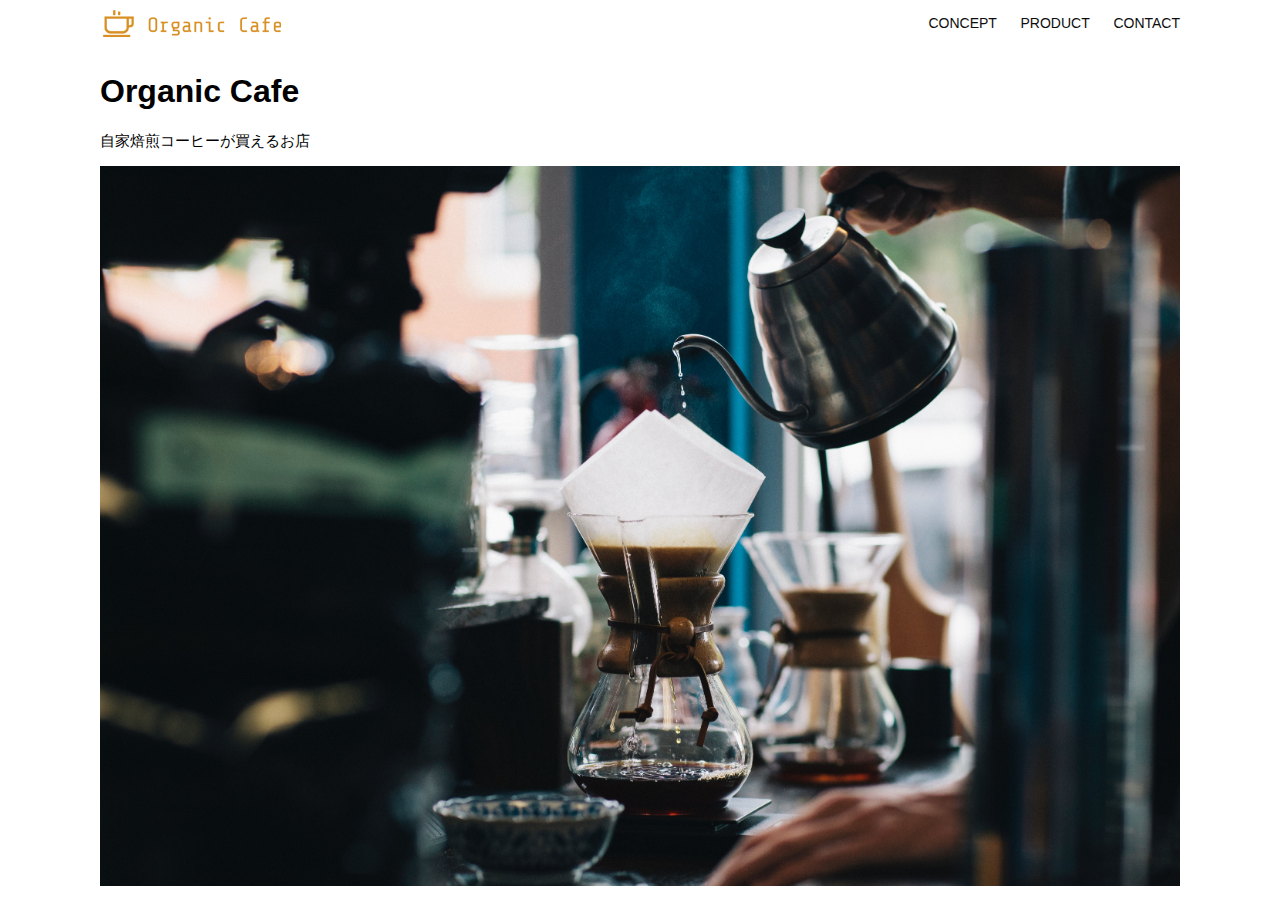
<file: kadai_013/index.html>
<!DOCTYPE html>
<html>
  <head>
    <title>Organic Cafe</title>
    <meta charset="UTF-8" />
    <meta name="description" content="自家焙煎のコーヒーがお家で楽しめるOrganic Cafe"/>
    <meta name="viewport" content="width=device-width, initial-scale=1.0" />
    <link rel="stylesheet" href="style.css" />
  </head>
  <body>
    <!-- ヘッダー -->
    <header>
      <!-- ロゴ -->
      <a href="index.html" id="logo"><img src="images/logo.png" alt="トップページに戻る"/></a>

      <!-- PC用ナビゲーション -->
      <nav id="nav-pc">
        <a href="index.html#concept">CONCEPT</a>
        <a href="index.html#product">PRODUCT</a>
        <a href="index.html#contact">CONTACT</a>
      </nav>
      <!-- スマホ用メニューボタン -->
      <img id="menu-sp" src="images/button-menu.png" alt="ナビゲーションを開く" onclick="document.getElementById('nav-sp').style.display = 'block'">

      <!-- スマホ用ナビゲーション -->
       <nav id="nav-sp">
        <ul>
          <li>
            <img id="close" src="images/button-close.png" alt="ナビゲーションを閉じる" onclick="document.getElementById('nav-sp').style.display = 'none'">
          </li>
          <li>
            <a href="index.html" id="logo-sp" onclick="document.getElementById('nav-sp').style.display = 'none'">
              <img src="images/logo-sp.png" alt="トップページに戻る">
            </a>
          </li>
            <li><a href="index.html#concept" class="menu" onclick="document.getElementById('nav-sp').style.display = 'none'">CONCEPT</a></li>
            <li><a href="index.html#product" class="menu" onclick="document.getElementById('nav-sp').style.display = 'none'">PRODUCT</a></li>
            <li><a href="index.html#contact" class="menu" onclick="document.getElementById('nav-sp').style.display = 'none'">CONTACT</a></li>
          </ul>
       </nav>
    </header>

    <main>
      <article>
        <!-- メインビジュアル -->
        <section id="main-visual">
          <div id="main-message">
            <h1>Organic Cafe</h1>
            <p>自家焙煎コーヒーが買えるお店</p>
          </div>
          <img src="images/main-image.jpg" alt="コーヒーをハンドドリップで淹れる画像"/>
        </section>
      </article>
    </main>
  </body>
</html>
</file>
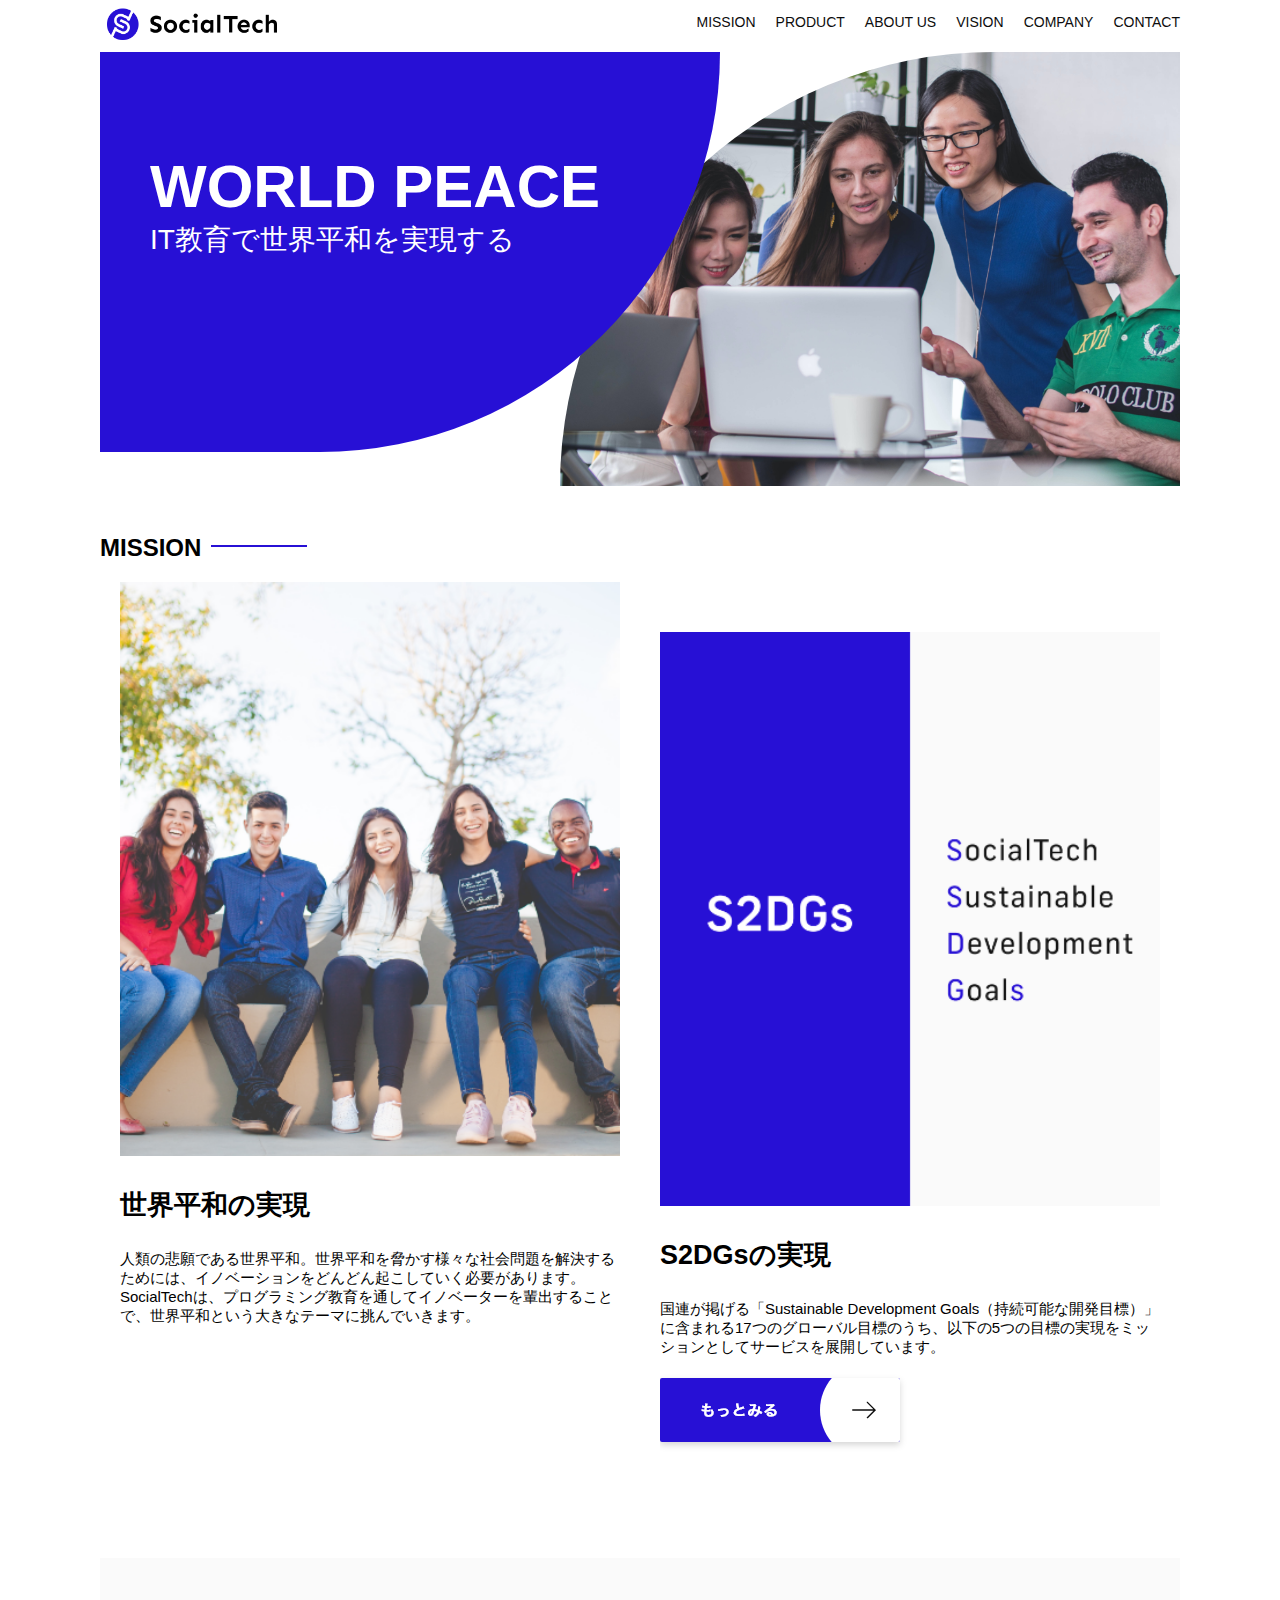
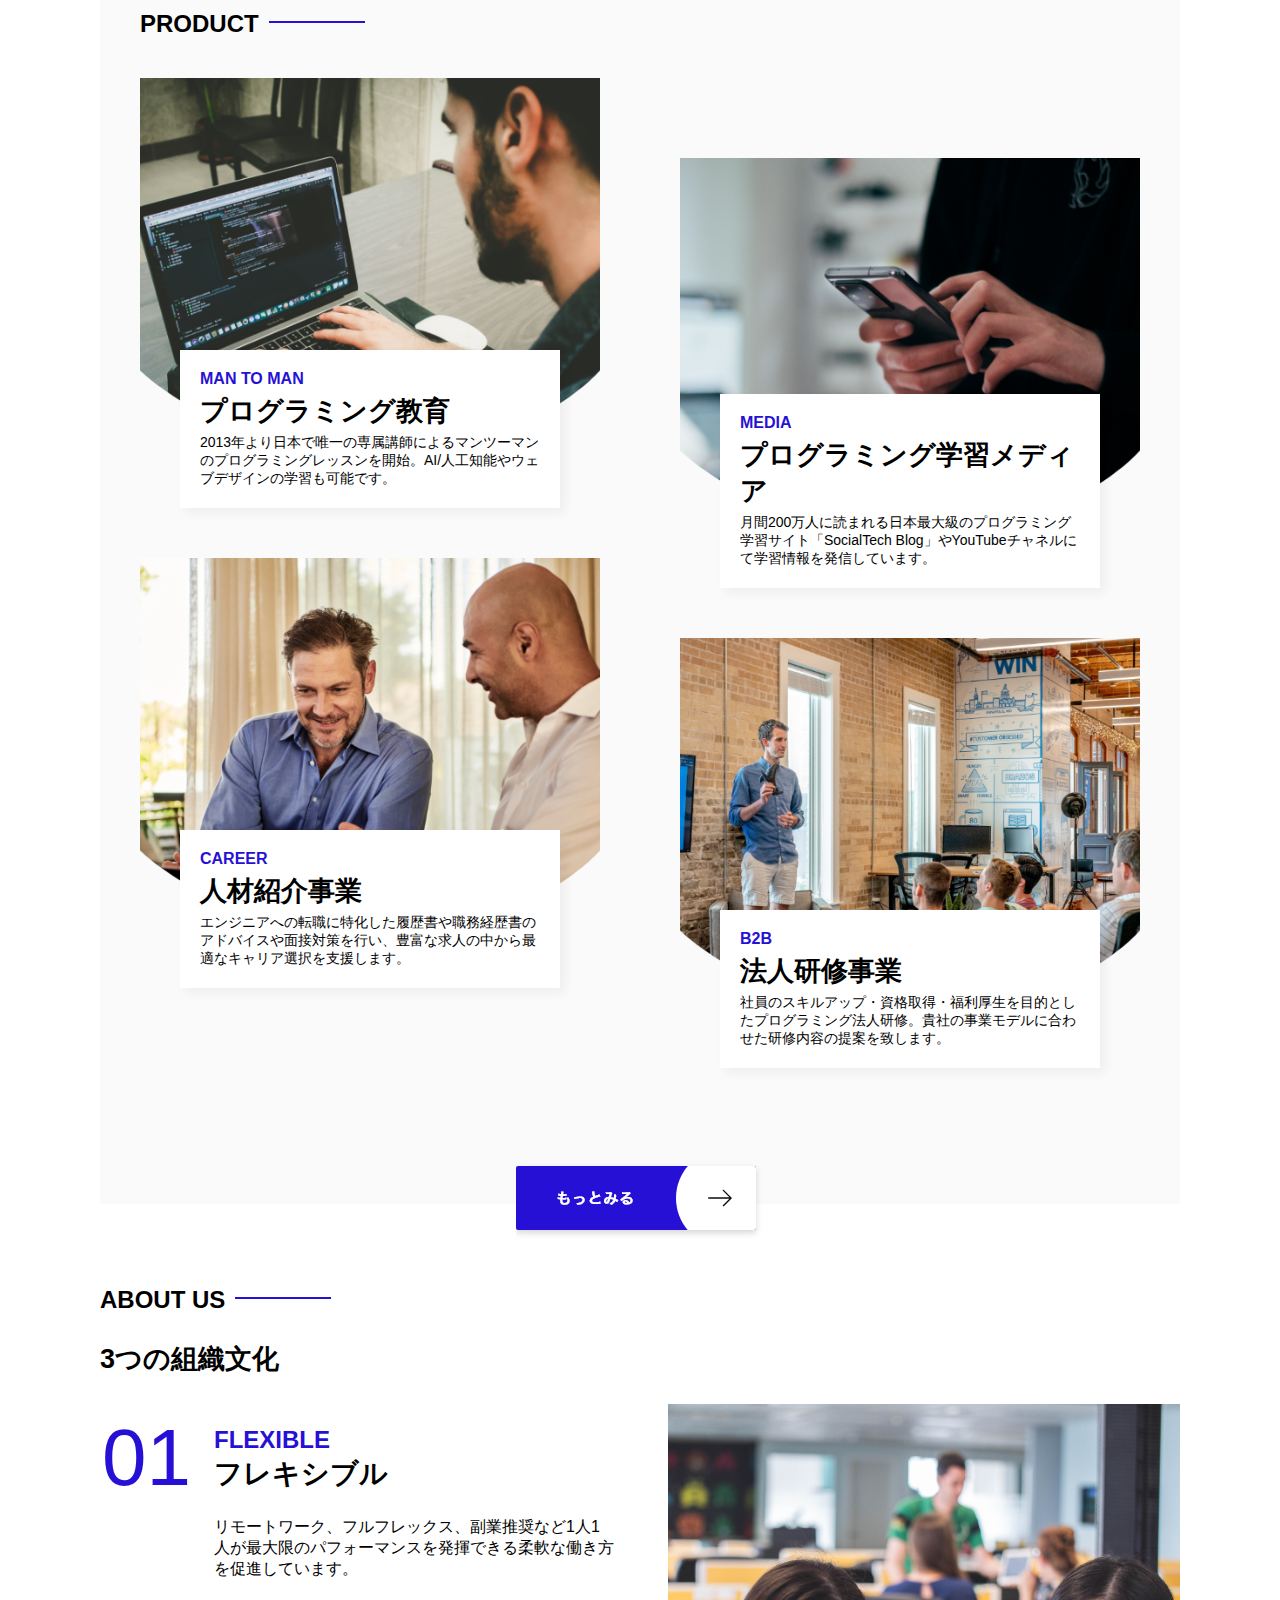
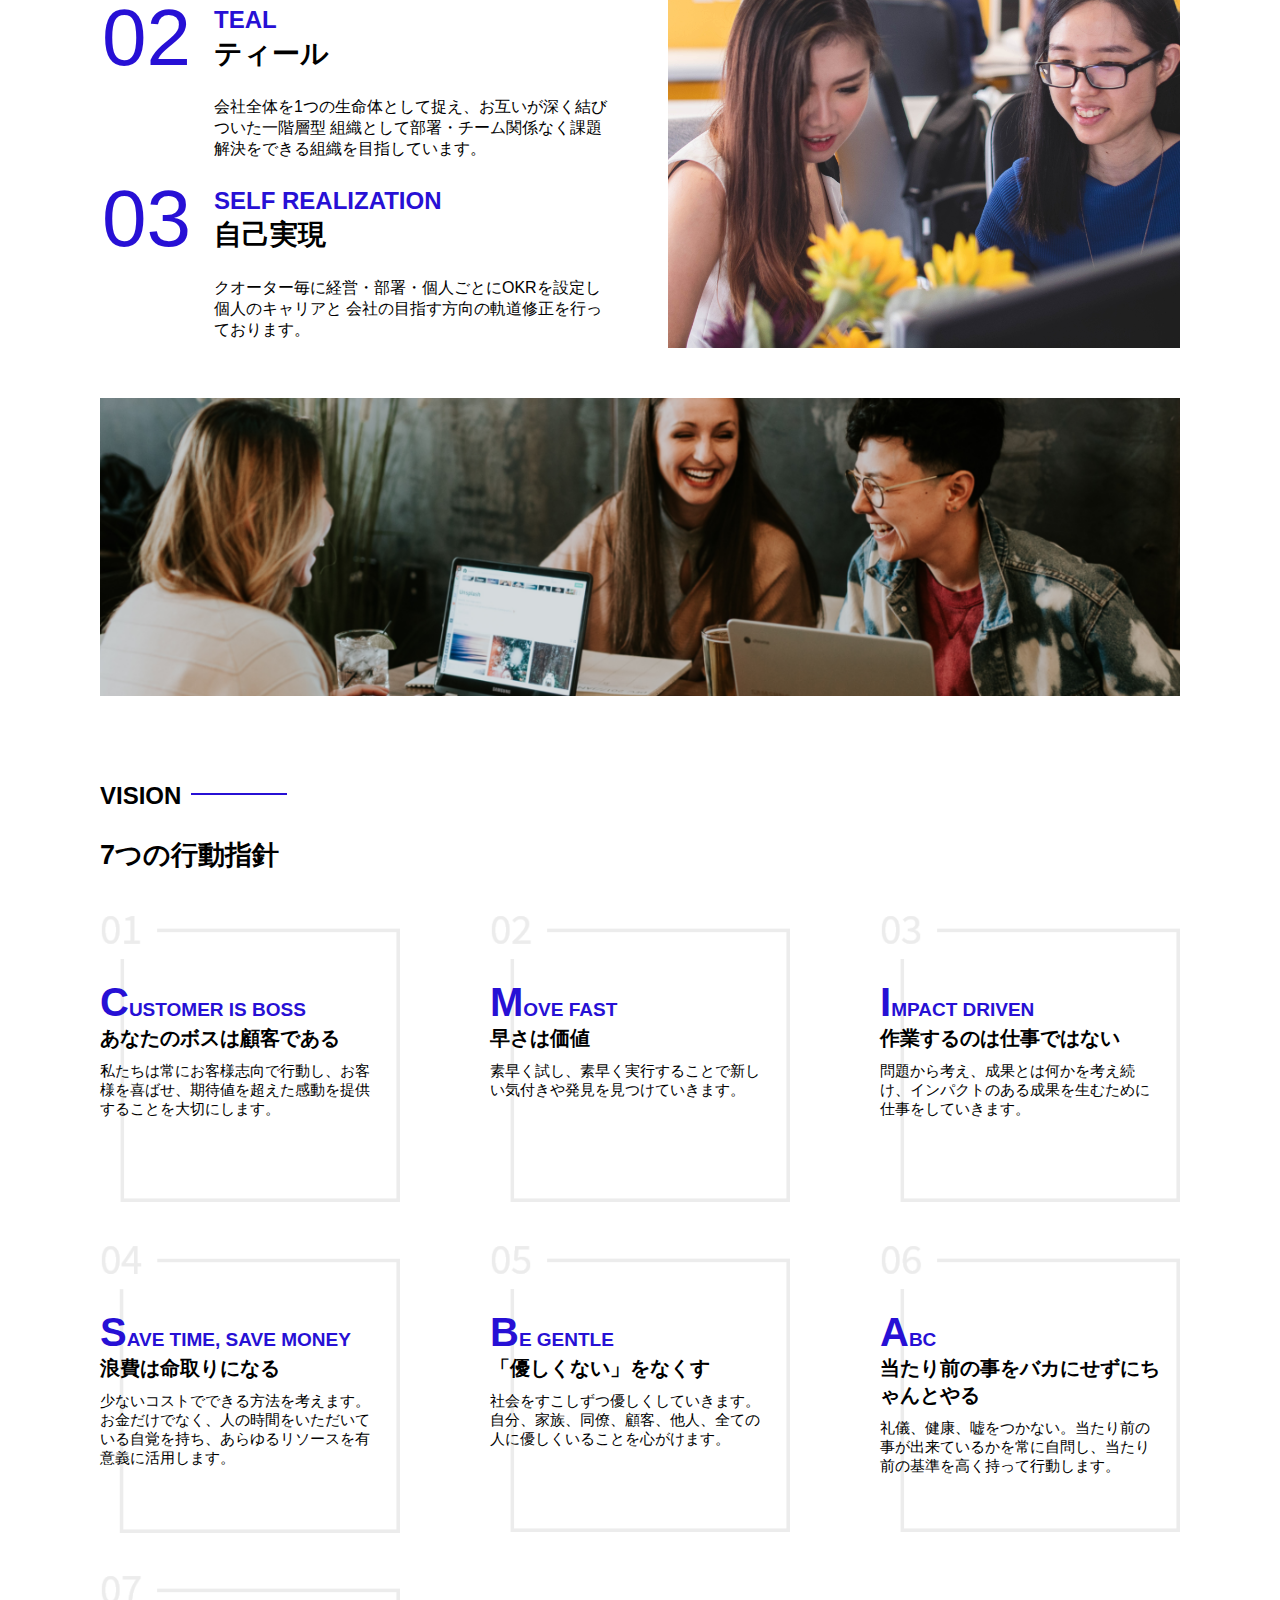
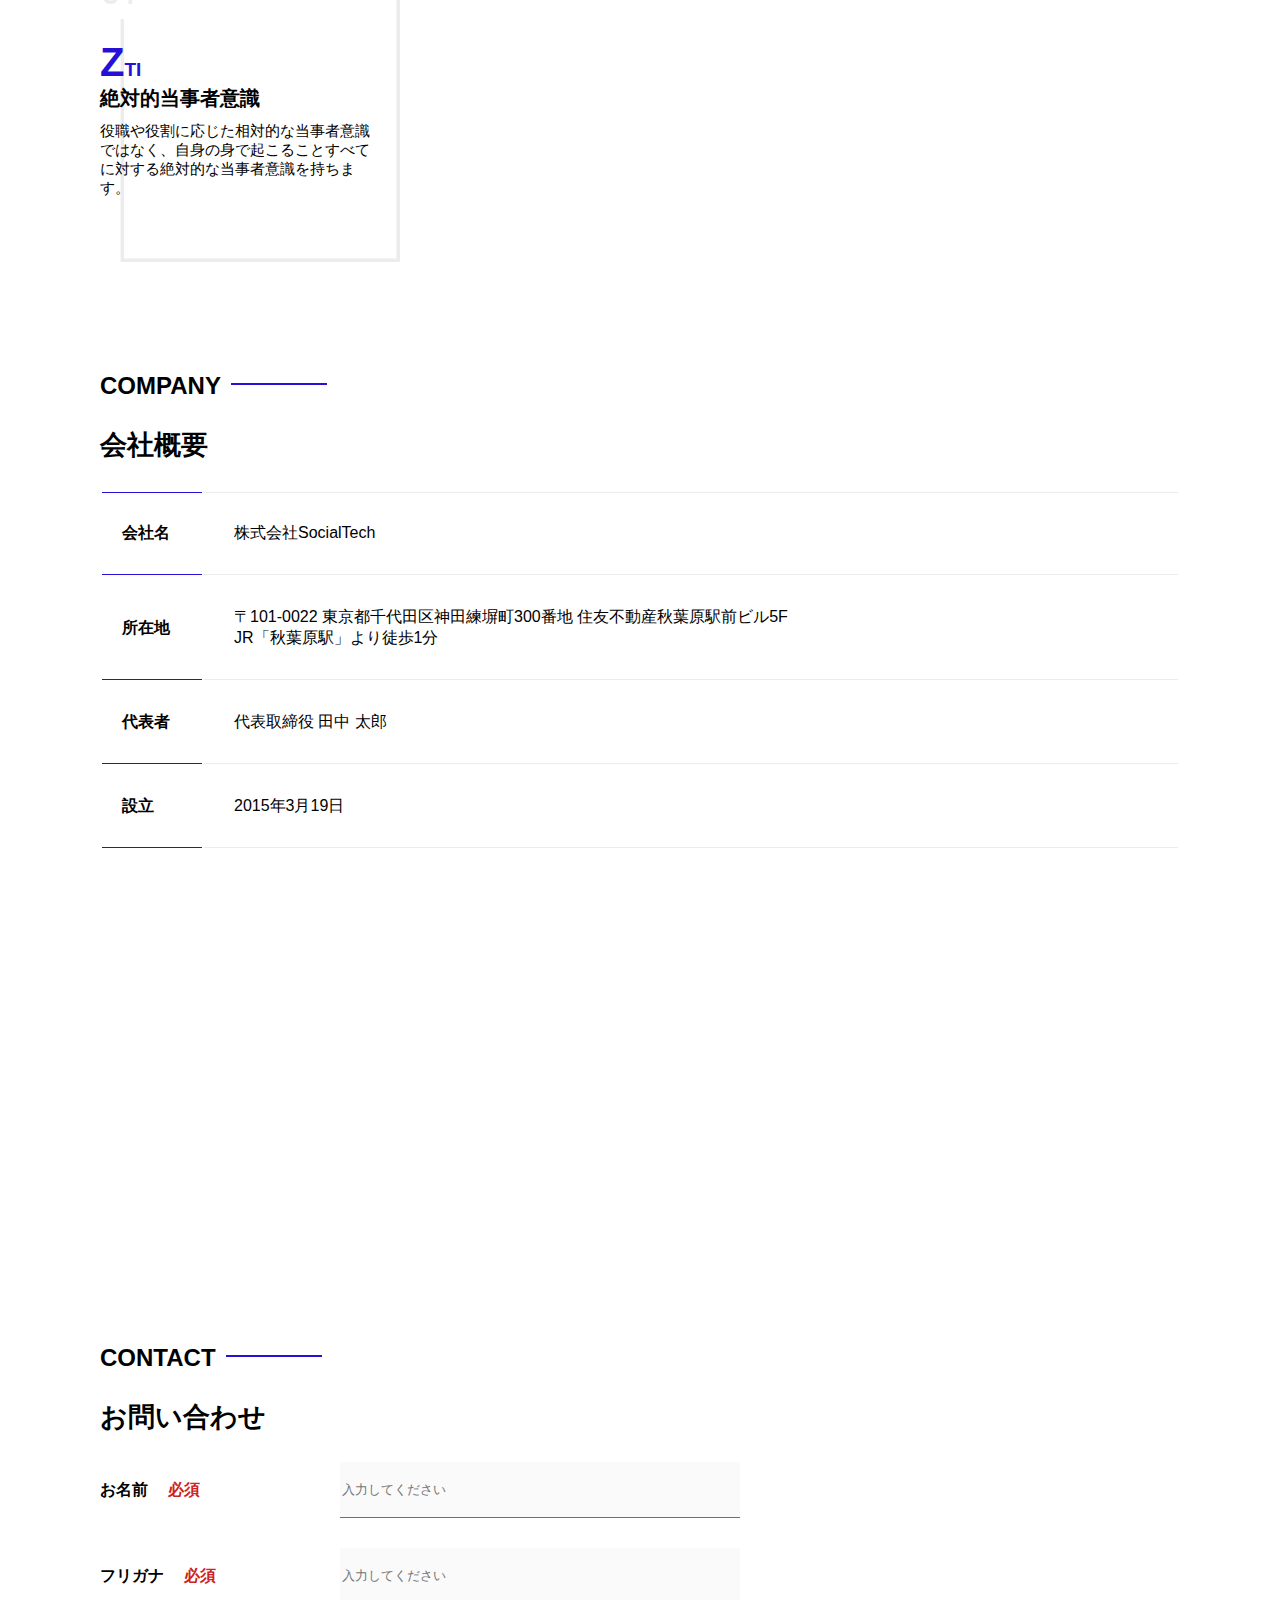
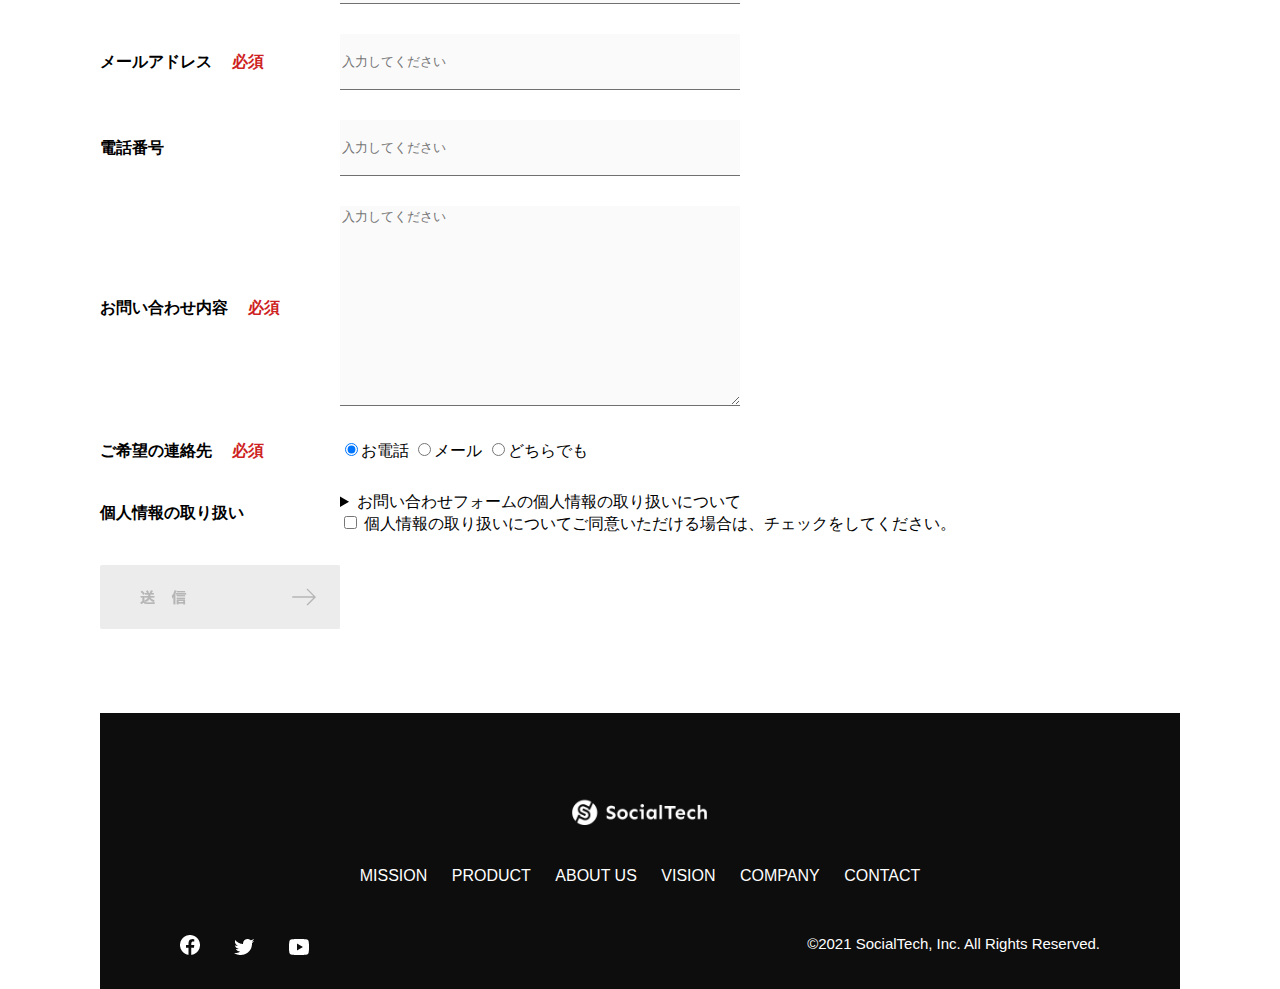
<file: kadai_tutorial_output/socialtech/index.html>
<!DOCTYPE html>
<html lang="jp">
    <head>
        <title>SocialTech</title>
        <meta charset="UTF-8">
        <meta name="description" content="SocialTechはEdTech業界のリーディングカンパニーを目指します。">
        <meta name="viewport" content="width=device-width, initial-scale=1.0">
        <link rel="stylesheet" href="style.css">
    </head>
    <body>
        <!-- ヘッダー -->
        <header>
            <!-- ロゴ -->
            <a href="index.html" id="logo">
                <img src="images/logo.png" alt="トップページに戻る">
            </a>

            <!-- PCナビゲーション -->
             <nav id="nav-pc">
                <ul>
                    <li><a href="mission.html">MISSION</a></li>
                    <li><a href="product.html">PRODUCT</a></li>
                    <li><a href="index.html#aboutus">ABOUT US</a></li>
                    <li><a href="index.html#vision">VISION</a></li>
                    <li><a href="index.html#company">COMPANY</a></li>
                    <li><a href="index.html#contact">CONTACT</a></li>
                </ul>
             </nav>
             <!-- スマホ用メニューボタン  -->
              <button id="menu-sp" onclick="document.getElementById('nav-sp').style.display = 'block'">
                <img src="images/button-menu.png" alt="ナビゲーションを開く">
              </button>
              <!-- スマホ用ナビゲーション -->
               <div id="nav-sp">
                <button id="close" onclick="document.getElementById('nav-sp').style.display = 'none'">
                    <img src="images/button-close.png" alt="ナビゲーションを閉じる">
                </button>

                <nav>
                    <ul>
                        <li>
                            <a href="index.html" id="logo-sp" onclick="document.getElementById('nav-sp').style.display = 'none'"><img src="images/logo-sp.png" alt="トップページに戻る"></a>
                        </li>
                        <li><a href="mission.html" class="menu" onclick="document.getElementById('nav-sp').style.display = 'none'">MISSION</a></li>
                        <li><a href="product.html" class="menu" onclick="document.getElementById('nav-sp').style.display = 'none'">PRODUCT</a></li>
                        <li><a href="index.html#aboutus" class="menu" onclick="document.getElementById('nav-sp').style.display = 'none'">ABOUT US</a></li>
                        <li><a href="index.html#vision" class="menu" onclick="document.getElementById('nav-sp').style.display = 'none'">VISION</a></li>
                        <li><a href="index.html#company" class="menu" onclick="document.getElementById('nav-sp').style.display = 'none'">COMPANY</a></li>
                        <li><a href="index.html#contact" class="menu" onclick="document.getElementById('nav-sp').style.display = 'none'">CONTACT</a></li>
                    </ul>
                </nav>
                <div id="sns">
                    <a href="https://www.facebook.com/sejuku2013">
                        <img src="images/button-facebook.png" alt="Facebookのリンク">
                    </a>
                    <a href="https://twitter.com/samuraijuku">
                        <img src="images/button-twitter.png" alt="Twitterのリンク">
                    </a>
                    <a href="https://www.youtube.com/channel/UCCFOQO5aDK0xXam4cUQXT8g">
                        <img src="images/button-youtube.png" alt="YouTubeのリンク">
                    </a>
                </div>
               </div>
        </header>
        <main>
            <article>
                <!-- メインビジュアル -->
                 <section id="main-visual">
                    <div id="main-message">
                        <h1>WORLD PEACE</h1>
                        <p>IT教育で世界平和を実現する</p>
                    </div>
                    <img src="images/index/index-main.png" alt="PCの周りに集まる多国籍の仲間たち">
                 </section>
                 <!-- ミッション -->
                  <section id="mission">
                    <h2 class="index-h2">MISSION</h2>
                    <div id="mission-flex">
                        <div>
                            <img src="images/index/index-mission.png" alt="屋外のベンチで写真を撮影する多国籍の仲間たち" id="mission-photo">
                            <h3>世界平和の実現</h3>
                            <p>
                                人類の悲願である世界平和。世界平和を脅かす様々な社会問題を解決するためには、イノベーションをどんどん起こしていく必要があります。SocialTechは、プログラミング教育を通してイノベーターを輩出することで、世界平和という大きなテーマに挑んでいきます。
                            </p>
                        </div>
                        <div>
                            <img src="images/index/s2dgs.png" alt="S2DGs" id="s2dgs">
                            <h3>S2DGsの実現</h3>
                            <p>
                                国連が掲げる「Sustainable Development Goals（持続可能な開発目標）」に含まれる17つのグローバル目標のうち、以下の5つの目標の実現をミッションとしてサービスを展開しています。
                            </p>
                            <a href="mission.html">
                                <img src="images/button-more.png" alt="もっとみる">
                            </a>
                        </div>
                    </div>
                  </section>
                  <!-- プロダクト -->
                   <section id="product">
                    <h2 class="index-h2">PRODUCT</h2>
                    <div class="product-flex">
                        <div id="product-left">
                            <div>
                                <img src="images/index/index-mantoman.png" alt="PCでコードを書く男性" class="product-photo">
                                <div class="product-explain">
                                    <span>MAN TO MAN</span>
                                    <h3>プログラミング教育</h3>
                                    <p>2013年より日本で唯一の専属講師によるマンツーマンのプログラミングレッスンを開始。AI/人工知能やウェブデザインの学習も可能です。</p>
                                </div>
                            </div>
                            <div>
                                <img src="images/index/index-career.png" alt="笑顔で話し合う2人の男性" class="product-photo">
                                <div class="product-explain">
                                    <span>CAREER</span>
                                    <h3>人材紹介事業</h3>
                                    <p>エンジニアへの転職に特化した履歴書や職務経歴書のアドバイスや面接対策を行い、豊富な求人の中から最適なキャリア選択を支援します。</p>
                                </div>
                            </div>    
                        </div>
                        <div id="product-right">
                            <div>
                                <img src="images/index/index-media.png" alt="スマートフォンを操作する人" class="product-photo">
                                <div class="product-explain">
                                    <span>MEDIA</span>
                                    <h3>プログラミング学習メディア</h3>
                                    <p>月間200万人に読まれる日本最大級のプログラミング学習サイト「SocialTech Blog」やYouTubeチャネルにて学習情報を発信しています。</p>
                                </div>
                            </div>
                            <div>
                                <img src="images/index/index-b2b.png" alt="講演中の男性とそれを聴く人々" class="product-photo">
                                <div class="product-explain">
                                    <span>B2B</span>
                                    <h3>法人研修事業</h3>
                                    <p>社員のスキルアップ・資格取得・福利厚生を目的としたプログラミング法人研修。貴社の事業モデルに合わせた研修内容の提案を致します。</p>
                                </div>
                            </div> 
                        </div>
                    </div>
                    <div id="product-more">
                        <a href="product.html">
                            <img src="images/button-more.png" alt="もっとみる">
                        </a>
                    </div>
                   </section>
                   <!-- ABOUT US -->
                    <section id="aboutus">
                        <h2 class="index-h2">ABOUT US</h2>
                        <h3>3つの組織文化</h3>
                        <div>
                            <table class="culture-table">
                                <tr>
                                    <td class="culture-num">01</td>
                                    <th><span class="culture-en">FLEXIBLE</span><br>フレキシブル</th>
                                </tr>
                                <tr>
                                    <td>

                                    </td>
                                    <td class="culture-description">リモートワーク、フルフレックス、副業推奨など1人1人が最大限のパフォーマンスを発揮できる柔軟な働き方を促進しています。</td>
                                </tr>
                                <tr>
                                    <td class="culture-num">02</td>
                                    <th><span class="culture-en">TEAL</span><br>ティール</th>
                                </tr>
                                <tr>
                                    <td>

                                    </td>
                                    <td class="culture-description">会社全体を1つの生命体として捉え、お互いが深く結びついた一階層型 組織として部署・チーム関係なく課題解決をできる組織を目指しています。</td>
                                </tr>
                                <tr>
                                    <td class="culture-num">03</td>
                                    <th><span class="culture-en">SELF REALIZATION</span><br>自己実現</th>
                                </tr>
                                <tr>
                                    <td>

                                    </td>
                                    <td class="culture-description">クオーター毎に経営・部署・個人ごとにOKRを設定し個人のキャリアと 会社の目指す方向の軌道修正を行っております。</td>
                                </tr>
                            </table>
                            <img src="images/index/index-aboutus1.png" alt="笑顔で話し合う2人の女性" class="culture-img">
                        </div>
                        <img src="images/index/index-aboutus2.png" alt="笑顔で話し合う3人の男女" class="culture-img2">
                    </section>
                <!-- VISION -->
                 <section id="vision">
                    <h2 class="index-h2">VISION</h2>
                    <h3>7つの行動指針</h3>
                    <div>
                        <div class="vision-box">
                            <img src="images/index/vision-01.png" alt="01">
                            <div>
                                <h4>CUSTOMER IS BOSS</h4>
                                <h5>あなたのボスは顧客である</h5>
                                <p>私たちは常にお客様志向で行動し、お客様を喜ばせ、期待値を超えた感動を提供することを大切にします。</p>
                            </div>
                        </div>
                        <div class="vision-box">
                            <img src="images/index/vision-02.png" alt="02">
                            <div>
                                <h4>MOVE FAST</h4>
                                <h5>早さは価値</h5>
                                <p>素早く試し、素早く実行することで新しい気付きや発見を見つけていきます。</p>
                            </div>
                        </div>
                        <div class="vision-box">
                            <img src="images/index/vision-03.png" alt="03">
                            <div>
                                <h4>IMPACT DRIVEN</h4>
                                <h5>作業するのは仕事ではない</h5>
                                <p>問題から考え、成果とは何かを考え続け、インパクトのある成果を生むために仕事をしていきます。</p>
                            </div>
                        </div>
                        <div class="vision-box">
                            <img src="images/index/vision-04.png" alt="04">
                            <div>
                                <h4>SAVE TIME, SAVE MONEY</h4>
                                <h5>浪費は命取りになる</h5>
                                <p>少ないコストでできる方法を考えます。お金だけでなく、人の時間をいただいている自覚を持ち、あらゆるリソースを有意義に活用します。</p>
                            </div>
                        </div>
                        <div class="vision-box">
                            <img src="images/index/vision-05.png" alt="05">
                            <div>
                                <h4>BE GENTLE</h4>
                                <h5>「優しくない」をなくす</h5>
                                <p>社会をすこしずつ優しくしていきます。自分、家族、同僚、顧客、他人、全ての人に優しくいることを心がけます。</p>
                            </div>
                        </div>
                        <div class="vision-box">
                            <img src="images/index/vision-06.png" alt="06">
                            <div>
                                <h4>ABC</h4>
                                <h5>当たり前の事をバカにせずにちゃんとやる</h5>
                                <p>礼儀、健康、嘘をつかない。当たり前の事が出来ているかを常に自問し、当たり前の基準を高く持って行動します。</p>
                            </div>
                        </div>
                        <div class="vision-box">
                            <img src="images/index/vision-07.png" alt="07">
                            <div>
                                <h4>ZTI</h4>
                                <h5>絶対的当事者意識</h5>
                                <p>役職や役割に応じた相対的な当事者意識ではなく、自身の身で起こることすべてに対する絶対的な当事者意識を持ちます。</p>
                            </div>
                        </div>
                    </div>
                 </section>
                 <!-- COMPANY -->
                  <section id="company">
                    <h2 class="index-h2">COMPANY</h2>
                    <h3>会社概要</h3>
                        <table id="company-table">
                            <tr>
                                <th class="tableheader tableheader-first">会社名</th>
                                <td class="cell cell-first">株式会社SocialTech</td>
                            </tr>
                            <tr>
                                <th class="tableheader">所在地</th>
                                <td class="cell">〒101-0022 東京都千代田区神田練塀町300番地 住友不動産秋葉原駅前ビル5F<br>JR「秋葉原駅」より徒歩1分</td>
                            </tr>
                            <tr>
                                <th class="tableheader">代表者</th>
                                <td class="cell">代表取締役 田中 太郎</td>
                            </tr>
                            <tr>
                                <th class="tableheader">設立</th>
                                <td class="cell">2015年3月19日</td>
                            </tr>
                        </table>
                 <iframe 
                 src="https://www.google.com/maps/embed?pb=!1m18!1m12!1m3!1d3240.0688540195165!2d139.7746526!3d35.6999232!2m3!1f0!2f0!3f0!3m2!1i1024!2i768!4f13.1!3m3!1m2!1s0x60188fee13660e23%3A0x77137876edf742ac!2z5L2P5Y-L5LiN5YuV55Sj56eL6JGJ5Y6f6aeF5YmN44OT44Or!5e0!3m2!1sja!2sjp!4v1737072914835!5m2!1sja!2sjp"  
                style="border:0;" allowfullscreen="" loading="lazy">
                </iframe>        
                  </section>
                  <!-- CONTACT -->
                   <section id="contact">
                    <h2 class="index-h2">CONTACT</h2>
                    <h3>お問い合わせ</h3>
                    <form>
                        <div>
                            <div class="contact-heading">
                                <label class="contact-label">お名前<span class="contact-span">必須</span></label>
                            </div>
                            <div>
                                <input type="text" name="name" placeholder="入力してください" class="contact-textbox">
                            </div>
                        </div>
                        <div>
                            <div class="contact-heading">
                                <label class="contact-label">フリガナ<span class="contact-span">必須</span></label>
                            </div>
                            <div>
                                <input type="text" name="hurigana" placeholder="入力してください" class="contact-textbox">
                            </div>
                        </div>
                        <div>
                            <div class="contact-heading">
                                <label class="contact-label">メールアドレス<span class="contact-span">必須</span></label>
                            </div>
                            <div>
                                <input type="text" name="email" placeholder="入力してください" class="contact-textbox">
                            </div> 
                        </div>
                        <div>
                            <div class="contact-heading">
                                <label class="contact-label">電話番号</label>
                            </div>
                            <div>
                                <input type="text" name="tel" placeholder="入力してください" class="contact-textbox">
                            </div>
                        </div>
                        <div>
                            <div class="contact-heading">
                                <label class="contact-label">お問い合わせ内容<span class="contact-span">必須</span></label>
                            </div>
                            <div>
                                <textarea name="message" placeholder="入力してください" class="contact-textarea"></textarea>
                            </div>
                        </div>
                        <div>
                            <div class="contact-heading">
                                <label class="contact-label">ご希望の連絡先<span class="contact-span">必須</span></label>
                            </div>
                            <div>
                                <input type="radio" class="radiobutton" value="tel" name="contact" checked><label>お電話</label>
                                <input type="radio" class="radiobutton" value="mail" name="contact"><label>メール</label>
                                <input type="radio" class="radiobutton" value="both" name="contact"><label>どちらでも</label>
                            </div>
                        </div>
                        <div>
                            <div class="contact-heading">
                                <label class="contact-label">個人情報の取り扱い</label>
                            </div>
                            <div>
                                <details>
                                    <summary>お問い合わせフォームの個人情報の取り扱いについて</summary>
                                    <div>
                                        <dl>
                                            <dt>１．組織の名称又は氏名</dt>
                                            <dd>株式会社SocialTech</dd>
                                            <dt>２．個人情報保護管理者（若しくはその代理人）の氏名又は職名、所属及び連絡先</dt>
                                            <dd>
                                                <p>鈴木 一郎 コーポレート部</p>
                                                <p>メールアドレス：samurai@example.com</p>
                                                <p>TEL：03-1234-5678</p>
                                            </dd>
                                            <dt>３．個人情報の利用目的</dt>
                                            <dd>
                                                <ul>
                                                    <li>本サービス及び本サービスに関連する情報の提供又はそれらに関する連絡のため</li>
                                                    <li>ユーザーの本人確認のため</li>
                                                    <li>当社サービスのご案内のため</li>
                                                    <li>当社の商品等の広告または宣伝（電子メールによるものを含むものとします。）</li>
                                                </ul>
                                            </dd>
                                            <dt>４．個人情報の取り扱い業務の委託</dt>
                                            <dd>個人情報の取扱業務の全部または一部を外部に業務委託する場合があります。その際、弊社は、個人情報を適切に保護できる管理体制を敷き実行していることを条件として委託先を厳選したうえで、機密保持契約を委託先と締結し、お客様の個人情報を厳密に管理させます。</dd>
                                            <dt>５．個人情報の開示等の請求</dt>
                                            <dd>お客様は、弊社に対してご自身の個人情報の開示等（利用目的の通知、開示、内容の訂正・追加・削除、利用の停止または消去、第三者への提供の停止）に関して、当社問合わせ窓口に申し出ることができます。<br>
                                                その際、弊社はお客様ご本人を確認させていただいたうえで、合理的な期間内に対応いたします。<br>
                                                なお、個人情報に関する弊社問合わせ先は、次の通りです。
                                            </dd>
                                            <dd>
                                                <p>株式会社SocialTech　個人情報問合せ窓口</p>
                                                <p>〒150-0043　東京都千代田区神田練塀町300番地 住友不動産秋葉原駅前ビル5F</p>
                                                <p>メールアドレス：samurai@example.com　TEL：03-1234-5678</p>
                                            </dd>

                                            <dt>６．個人情報を提供されることの任意性について</dt>
                                            <dd>お客様がご自身の個人情報を弊社に提供されるか否かは、お客様のご判断によりますが、もしご提供されない場合には、適切なサービスが提供できない場合がありますので予めご了承ください。</dd>
                                        </dl>
                                    </div>
                                </details>
                                <input type="checkbox" name="agree">
                                <span>個人情報の取り扱いについてご同意いただける場合は、チェックをしてください。</span>
                            </div>
                        </div>
                        <input type="image" src="images/button-submit.png" alt="送信する">
                    </form>
                   </section>
            </article>
        </main>

        <!-- footer -->
            <footer>
                <div id="footer-logo">
                    <img src="images/logo-sp.png" alt="SocialTech">
                </div>
                <div id="footer-link">
                    <a href="mission.html">MISSION</a>
                    <a href="product.html">PRODUCT</a>
                    <a href="index.html#aboutus">ABOUT US</a>
                    <a href="index.html#vision">VISION</a>
                    <a href="index.html#company">COMPANY</a>
                    <a href="index.html#contact">CONTACT</a>
                </div>
                <div id="sns-footer">
                    <div class="sns-btns">
                        <a href="https://www.facebook.com/sejuku2013"><img src="images/button-facebook.png" alt="Facebookのリンク"></a>
                        <a href="https://twitter.com/samuraijuku"><img src="images/button-twitter.png" alt="Twitterのリンク"></a>
                        <a href="https://www.youtube.com/channel/UCCFOQO5aDK0xXam4cUQXT8g"><img src="images/button-youtube.png" alt="YouTubeのリンク"></a>
                    </div>
                    <p id="copyright">&copy;2021 SocialTech, Inc. All Rights Reserved.</p>
                </div>
            </footer>

    </body>

</html>
</file>
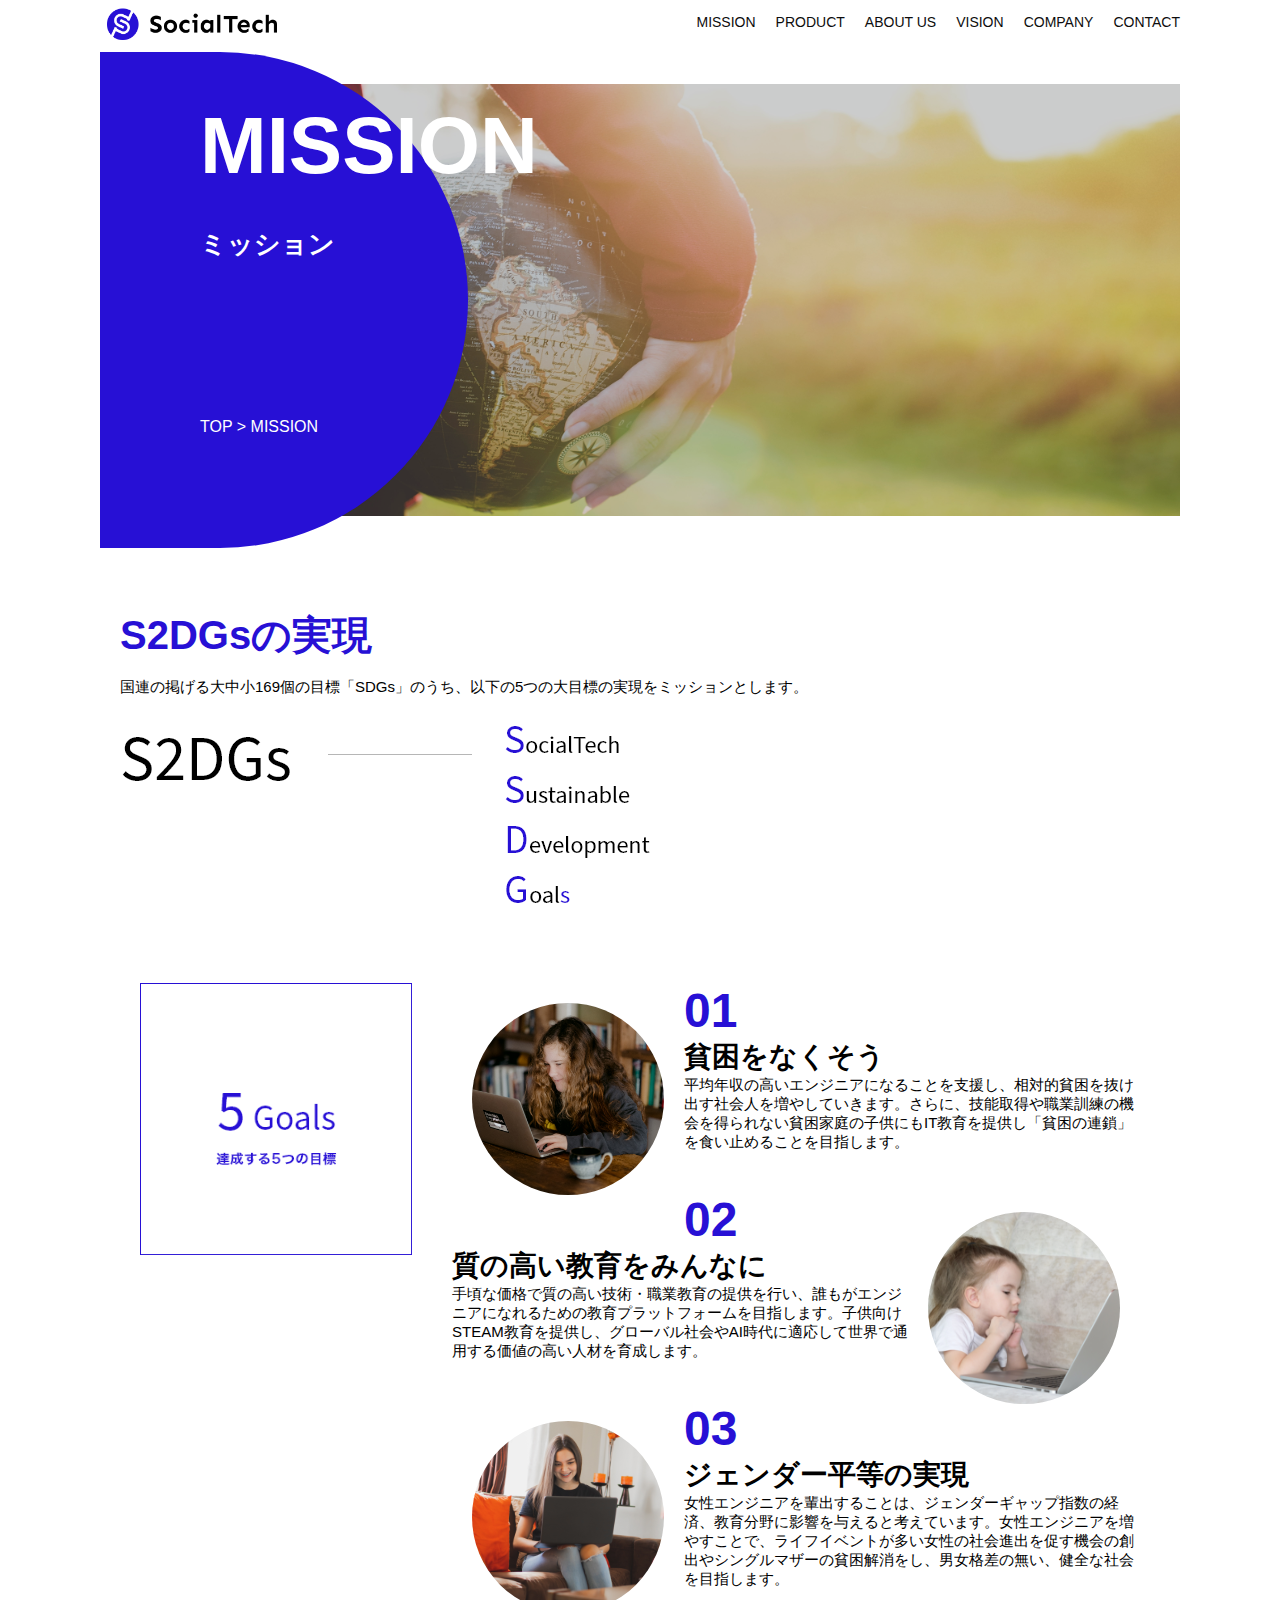
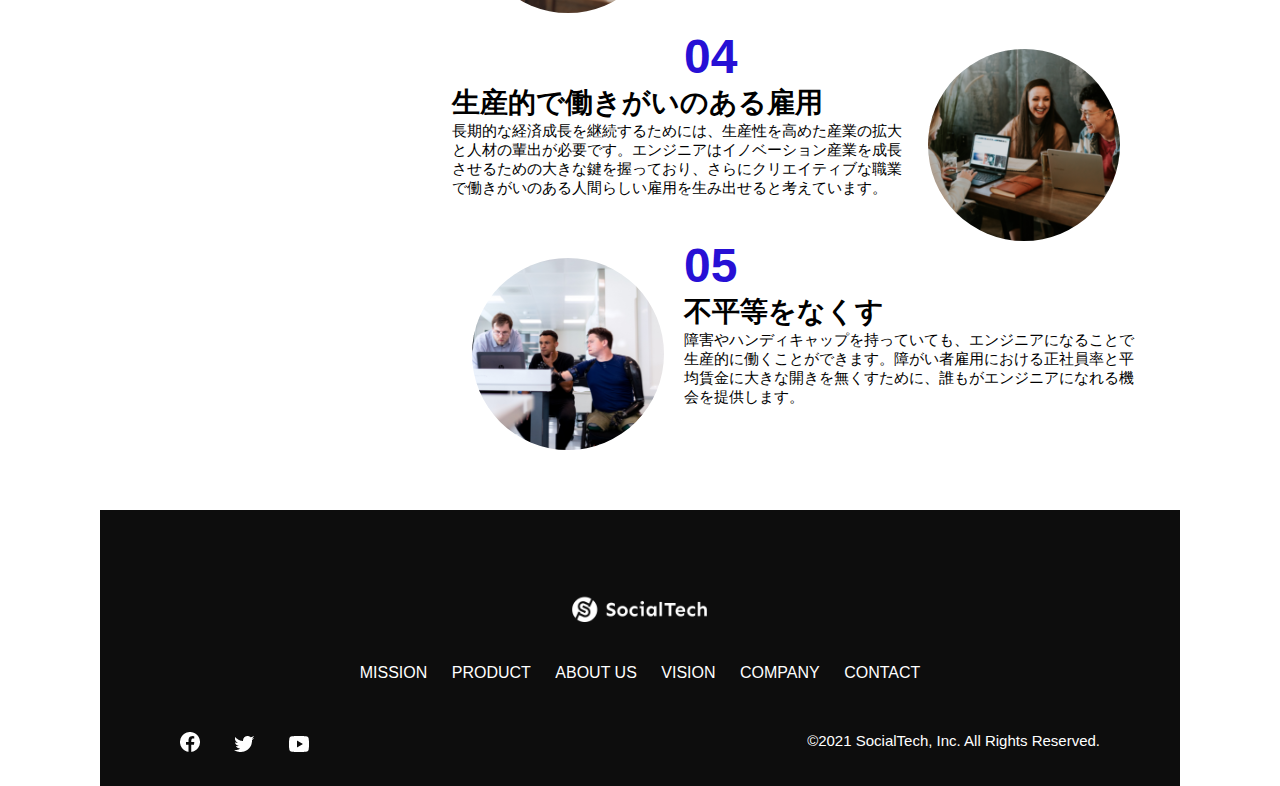
<file: kadai_tutorial_output/socialtech/mission.html>
<!DOCTYPE html>
<html lang="jp">
    <head>
        <title>SocialTech - MISSION ミッション -</title>
        <meta charset="UTF-8">
        <meta name="description" content="SocialTechが目指す5つの目標（S2DGs）を紹介します">
        <meta name="viewport" content="width=device-width, initial-scale=1.0">
        <link rel="stylesheet" href="style.css">
    </head>
    <body>
        <!-- ヘッダー -->
        <header>
            <!-- ロゴ -->
            <a href="index.html" id="logo">
                <img src="images/logo.png" alt="トップページに戻る">
            </a>

            <!-- PCナビゲーション -->
             <nav id="nav-pc">
                <ul>
                    <li><a href="mission.html">MISSION</a></li>
                    <li><a href="product.html">PRODUCT</a></li>
                    <li><a href="index.html#aboutus">ABOUT US</a></li>
                    <li><a href="index.html#vision">VISION</a></li>
                    <li><a href="index.html#company">COMPANY</a></li>
                    <li><a href="index.html#contact">CONTACT</a></li>
                </ul>
             </nav>

             <!-- スマホ用メニューボタン  -->
              <button id="menu-sp" onclick="document.getElementById('nav-sp').style.display = 'block'">
                <img src="images/button-menu.png" alt="ナビゲーションを開く">
              </button>
              <!-- スマホ用ナビゲーション -->
               <div id="nav-sp">
                <button id="close" onclick="document.getElementById('nav-sp').style.display = 'none'">
                    <img src="images/button-close.png" alt="ナビゲーションを閉じる">
                </button>

                <nav>
                    <ul>
                        <li>
                            <a href="index.html" id="logo-sp" onclick="document.getElementById('nav-sp').style.display = 'none'"><img src="images/logo-sp.png" alt="トップページに戻る"></a>
                        </li>
                        <li><a href="mission.html" class="menu" onclick="document.getElementById('nav-sp').style.display = 'none'">MISSION</a></li>
                        <li><a href="product.html" class="menu" onclick="document.getElementById('nav-sp').style.display = 'none'">PRODUCT</a></li>
                        <li><a href="index.html#aboutus" class="menu" onclick="document.getElementById('nav-sp').style.display = 'none'">ABOUT US</a></li>
                        <li><a href="index.html#vision" class="menu" onclick="document.getElementById('nav-sp').style.display = 'none'">VISION</a></li>
                        <li><a href="index.html#company" class="menu" onclick="document.getElementById('nav-sp').style.display = 'none'">COMPANY</a></li>
                        <li><a href="index.html#contact" class="menu" onclick="document.getElementById('nav-sp').style.display = 'none'">CONTACT</a></li>
                    </ul>
                </nav>
                <div id="sns">
                    <a href="https://www.facebook.com/sejuku2013">
                        <img src="images/button-facebook.png" alt="Facebookのリンク">
                    </a>
                    <a href="https://twitter.com/samuraijuku">
                        <img src="images/button-twitter.png" alt="Twitterのリンク">
                    </a>
                    <a href="https://www.youtube.com/channel/UCCFOQO5aDK0xXam4cUQXT8g">
                        <img src="images/button-youtube.png" alt="YouTubeのリンク">
                    </a>
                </div>
               </div>
        </header>

        <main>
            <article>
              <section id="mission-main">
                <div class="mission-main-inner">
                  <div id="mission-title">
                    <h1>MISSION<br><span>ミッション</span></h1>
                    <p>TOP > MISSION</p>
                  </div>
                </div>
              </section>

              <section id="mission-s2dgs">
                <h2 class="mission-h2">S2DGsの実現</h2>
                <p>国連の掲げる大中小169個の目標「SDGs」のうち、以下の5つの大目標の実現をミッションとします。</p>
                <img src="images/mission/mission-s2dgs.png" alt="S2DGs">
              </section>
              
              <section id="mission-five-goals">
                <div class="five-goals-image">
                  <img src="images/mission/mission-5goals.png" alt="5Goals">
                </div>
                <div class="five-goals-read">
                  <div>
                    <img class="fivegoals-image-left" src="images/mission/mission-5goals01.png" alt="PCを操作する女の子">
                    <span class="fivegoals-number">01</span>
                    <h3 class="fivegoals-h3">貧困をなくそう</h3>
                    <p class="fivegoals-p">平均年収の高いエンジニアになることを支援し、相対的貧困を抜け出す社会人を増やしていきます。さらに、技能取得や職業訓練の機会を得られない貧困家庭の子供にもIT教育を提供し「貧困の連鎖」を食い止めることを目指します。</p>
                  </div>
                  <div>
                    <img class="fivegoals-image-right" src="images/mission/mission-5goals02.png" alt="PCを見つめる小さい女の子">
                    <span class="fivegoals-number">02</span>
                    <h3 class="fivegoals-h3">質の高い教育をみんなに</h3>
                    <p class="fivegoals-p">手頃な価格で質の高い技術・職業教育の提供を行い、誰もがエンジニアになれるための教育プラットフォームを目指します。子供向けSTEAM教育を提供し、グローバル社会やAI時代に適応して世界で通用する価値の高い人材を育成します。</p>
                  </div>
                  <div>
                    <img class="fivegoals-image-left" src="images/mission/mission-5goals03.png" alt="PCを操作する女性">
                    <span class="fivegoals-number">03</span>
                    <h3 class="fivegoals-h3">ジェンダー平等の実現</h3>
                    <p class="fivegoals-p">女性エンジニアを輩出することは、ジェンダーギャップ指数の経済、教育分野に影響を与えると考えています。女性エンジニアを増やすことで、ライフイベントが多い女性の社会進出を促す機会の創出やシングルマザーの貧困解消をし、男女格差の無い、健全な社会を目指します。</p>
                  </div>
                  <div>
                    <img class="fivegoals-image-right" src="images/mission/mission-5goals04.png" alt="笑顔で話し合う3人の男女">
                    <span class="fivegoals-number">04</span>
                    <h3 class="fivegoals-h3">生産的で働きがいのある雇用</h3>
                    <p class="fivegoals-p">長期的な経済成長を継続するためには、生産性を高めた産業の拡大と人材の輩出が必要です。エンジニアはイノベーション産業を成長させるための大きな鍵を握っており、さらにクリエイティブな職業で働きがいのある人間らしい雇用を生み出せると考えています。</p>
                  </div>
                  <div>
                    <img class="fivegoals-image-left" src="images/mission/mission-5goals05.png" alt="障害を持つ男性が生き生きと働く様子">
                    <span class="fivegoals-number">05</span>
                    <h3 class="fivegoals-h3">不平等をなくす</h3>
                    <p class="fivegoals-p">障害やハンディキャップを持っていても、エンジニアになることで生産的に働くことができます。障がい者雇用における正社員率と平均賃金に大きな開きを無くすために、誰もがエンジニアになれる機会を提供します。</p>
                  </div>
                </div>
              </section>

            </article>
        </main>

        <!-- footer -->
            <footer>
                <div id="footer-logo">
                    <img src="images/logo-sp.png" alt="SocialTech">
                </div>
                <div id="footer-link">
                    <a href="mission.html">MISSION</a>
                    <a href="product.html">PRODUCT</a>
                    <a href="index.html#aboutus">ABOUT US</a>
                    <a href="index.html#vision">VISION</a>
                    <a href="index.html#company">COMPANY</a>
                    <a href="index.html#contact">CONTACT</a>
                </div>
                <div id="sns-footer">
                    <div class="sns-btns">
                        <a href="https://www.facebook.com/sejuku2013"><img src="images/button-facebook.png" alt="Facebookのリンク"></a>
                        <a href="https://twitter.com/samuraijuku"><img src="images/button-twitter.png" alt="Twitterのリンク"></a>
                        <a href="https://www.youtube.com/channel/UCCFOQO5aDK0xXam4cUQXT8g"><img src="images/button-youtube.png" alt="YouTubeのリンク"></a>
                    </div>
                    <p id="copyright">&copy;2021 SocialTech, Inc. All Rights Reserved.</p>
                </div>
            </footer>

    </body>

</html>
</file>
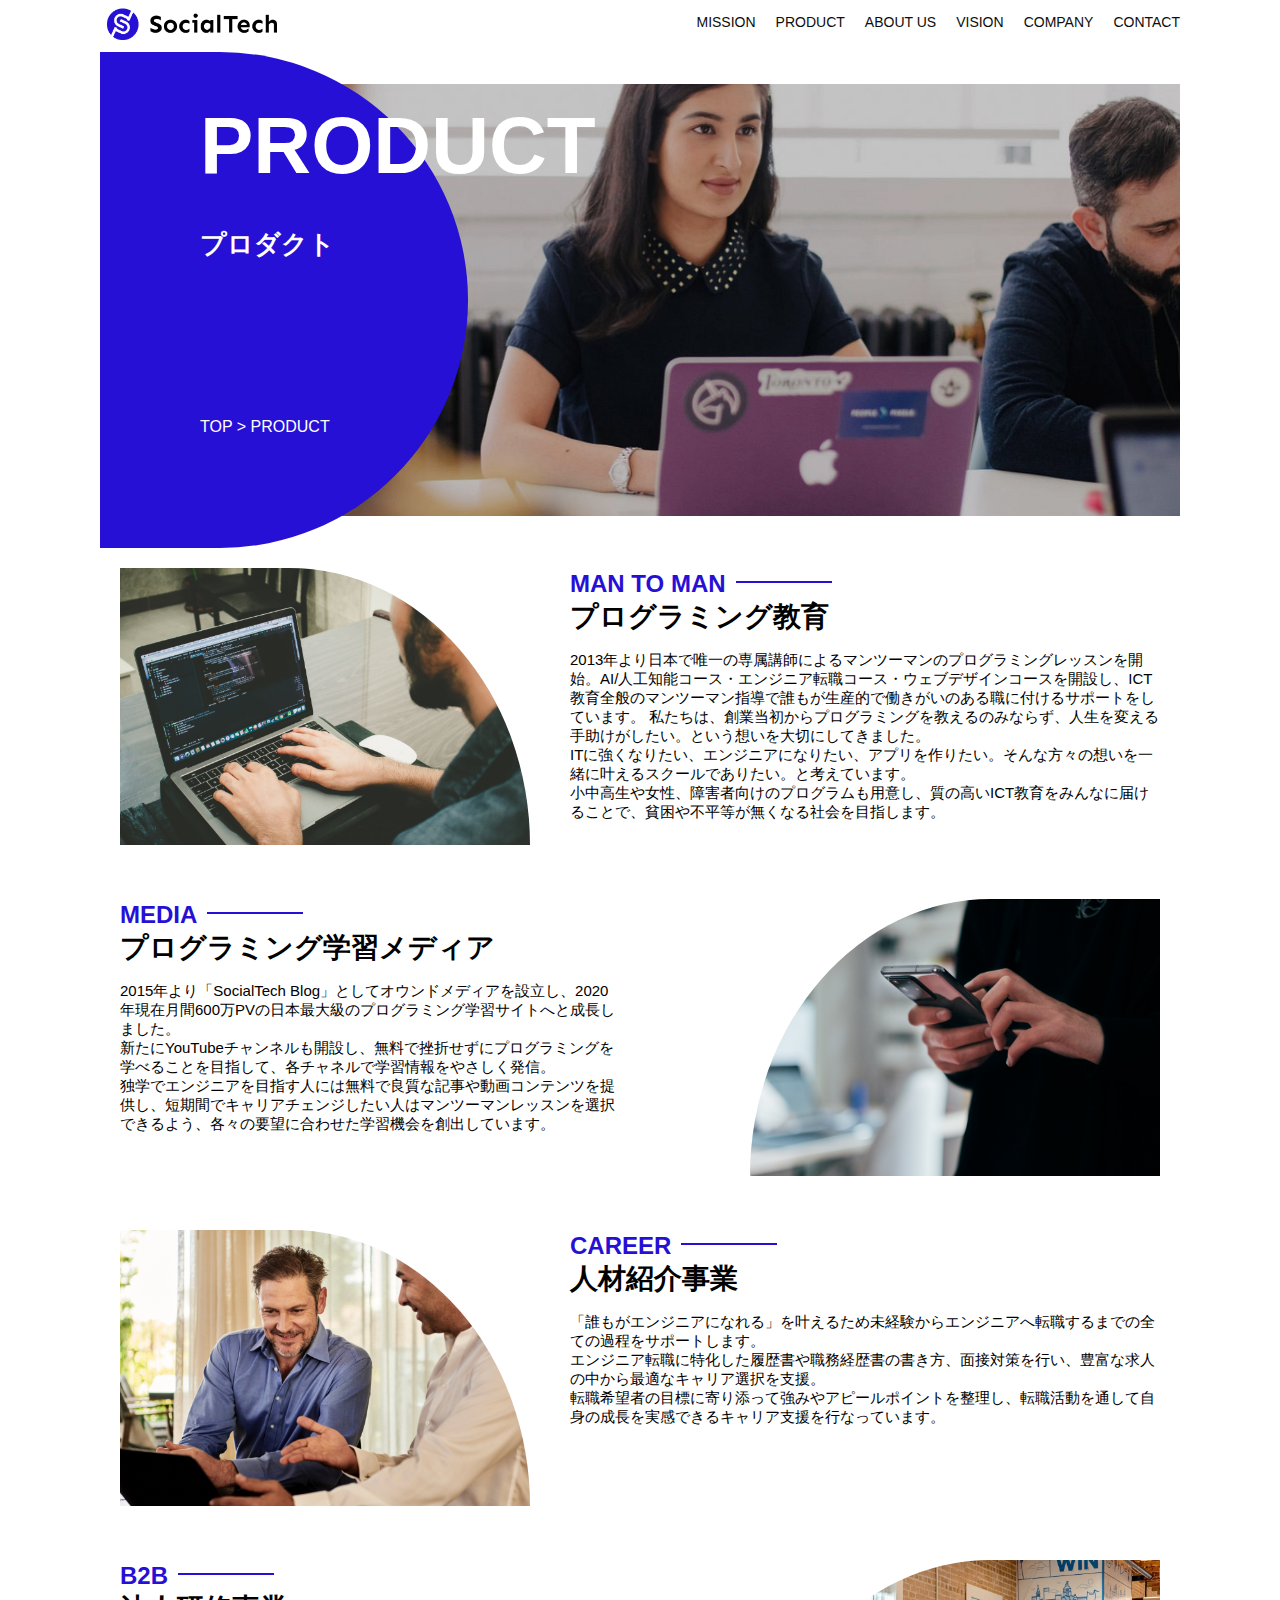
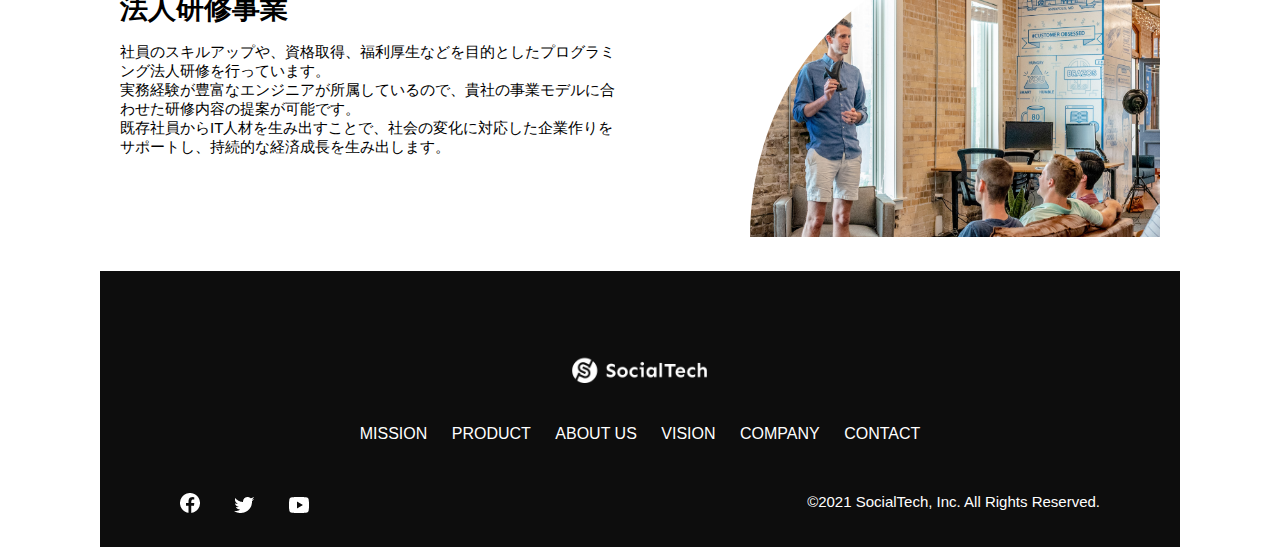
<file: kadai_tutorial_output/socialtech/product.html>
<!DOCTYPE html>
<html lang="jp">
    <head>
        <title>SocialTech -PRODUCT プロダクト-</title>
        <meta charset="UTF-8">
        <meta name="description" content="SocialTechの4つのプロダクトを紹介します">
        <meta name="viewport" content="width=device-width, initial-scale=1.0">
        <link rel="stylesheet" href="style.css">
    </head>
    <body>
        <!-- ヘッダー -->
        <header>
            <!-- ロゴ -->
            <a href="index.html" id="logo">
                <img src="images/logo.png" alt="トップページに戻る">
            </a>

            <!-- PCナビゲーション -->
             <nav id="nav-pc">
                <ul>
                    <li><a href="mission.html">MISSION</a></li>
                    <li><a href="product.html">PRODUCT</a></li>
                    <li><a href="index.html#aboutus">ABOUT US</a></li>
                    <li><a href="index.html#vision">VISION</a></li>
                    <li><a href="index.html#company">COMPANY</a></li>
                    <li><a href="index.html#contact">CONTACT</a></li>
                </ul>
             </nav>
             <!-- スマホ用メニューボタン  -->
              <button id="menu-sp" onclick="document.getElementById('nav-sp').style.display = 'block'">
                <img src="images/button-menu.png" alt="ナビゲーションを開く">
              </button>
              <!-- スマホ用ナビゲーション -->
               <div id="nav-sp">
                <button id="close" onclick="document.getElementById('nav-sp').style.display = 'none'">
                    <img src="images/button-close.png" alt="ナビゲーションを閉じる">
                </button>

                <nav>
                    <ul>
                        <li>
                            <a href="index.html" id="logo-sp" onclick="document.getElementById('nav-sp').style.display = 'none'"><img src="images/logo-sp.png" alt="トップページに戻る"></a>
                        </li>
                        <li><a href="mission.html" class="menu" onclick="document.getElementById('nav-sp').style.display = 'none'">MISSION</a></li>
                        <li><a href="product.html" class="menu" onclick="document.getElementById('nav-sp').style.display = 'none'">PRODUCT</a></li>
                        <li><a href="index.html#aboutus" class="menu" onclick="document.getElementById('nav-sp').style.display = 'none'">ABOUT US</a></li>
                        <li><a href="index.html#vision" class="menu" onclick="document.getElementById('nav-sp').style.display = 'none'">VISION</a></li>
                        <li><a href="index.html#company" class="menu" onclick="document.getElementById('nav-sp').style.display = 'none'">COMPANY</a></li>
                        <li><a href="index.html#contact" class="menu" onclick="document.getElementById('nav-sp').style.display = 'none'">CONTACT</a></li>
                    </ul>
                </nav>
                <div id="sns">
                    <a href="https://www.facebook.com/sejuku2013">
                        <img src="images/button-facebook.png" alt="Facebookのリンク">
                    </a>
                    <a href="https://twitter.com/samuraijuku">
                        <img src="images/button-twitter.png" alt="Twitterのリンク">
                    </a>
                    <a href="https://www.youtube.com/channel/UCCFOQO5aDK0xXam4cUQXT8g">
                        <img src="images/button-youtube.png" alt="YouTubeのリンク">
                    </a>
                </div>
               </div>
        </header>

        <main>
            <article>
              <section id="product-main">
                <div class="product-main-inner">
                  <div id="product-title">
                    <h1>PRODUCT<br><span>プロダクト</span></h1>
                    <p>TOP > PRODUCT</p>
                  </div>
                </div>
              </section>

              <section class="product-section product-section-left">
                <div class="product-section-img">
                  <img src="images/product/product-mantoman.png" alt="PCでコードを書く男性">
                </div>
                <div class="product-read">
                  <h2 class="product-h2">MAN TO MAN</h2>
                  <h3 class="product-h3">プログラミング教育</h3>
                  <p>
                    2013年より日本で唯一の専属講師によるマンツーマンのプログラミングレッスンを開始。AI/人工知能コース・エンジニア転職コース・ウェブデザインコースを開設し、ICT教育全般のマンツーマン指導で誰もが生産的で働きがいのある職に付けるサポートをしています。 私たちは、創業当初からプログラミングを教えるのみならず、人生を変える手助けがしたい。という想いを大切にしてきました。<br>ITに強くなりたい、エンジニアになりたい、アプリを作りたい。そんな方々の想いを一緒に叶えるスクールでありたい。と考えています。<br>小中高生や女性、障害者向けのプログラムも用意し、質の高いICT教育をみんなに届けることで、貧困や不平等が無くなる社会を目指します。
                  </p>
                </div>
              </section>

              <section class="product-section product-section-right">
                <div class="product-read">
                  <h2 class="product-h2">MEDIA</h2>
                  <h3 class="product-h3">プログラミング学習メディア</h3>
                  <p>
                    2015年より「SocialTech Blog」としてオウンドメディアを設立し、2020年現在月間600万PVの日本最大級のプログラミング学習サイトへと成長しました。<br>新たにYouTubeチャンネルも開設し、無料で挫折せずにプログラミングを学べることを目指して、各チャネルで学習情報をやさしく発信。<br>独学でエンジニアを目指す人には無料で良質な記事や動画コンテンツを提供し、短期間でキャリアチェンジしたい人はマンツーマンレッスンを選択できるよう、各々の要望に合わせた学習機会を創出しています。
                  </p>
                </div>
                <div class="product-section-img">
                  <img src="images/product/product-media.png" alt="スマートフォンを操作する人">
              </div>
              </section>

              <section class="product-section product-section-left">
                <div class="product-section-img">
                  <img src="images/product/product-career.png" alt="笑顔で話し合う2人の男性">
                </div>
                <div class="product-read">
                  <h2 class="product-h2">CAREER</h2>
                  <h3 class="product-h3">人材紹介事業</h3>
                  <p>
                    「誰もがエンジニアになれる」を叶えるため未経験からエンジニアへ転職するまでの全ての過程をサポートします。<br>エンジニア転職に特化した履歴書や職務経歴書の書き方、面接対策を行い、豊富な求人の中から最適なキャリア選択を支援。<br>転職希望者の目標に寄り添って強みやアピールポイントを整理し、転職活動を通して自身の成長を実感できるキャリア支援を行なっています。<br>
                  </p>
                </div>
              </section>

              <section class="product-section product-section-right">
                <div class="product-read">
                  <h2 class="product-h2">B2B</h2>
                  <h3 class="product-h3">法人研修事業</h3>
                  <p>
                    社員のスキルアップや、資格取得、福利厚生などを目的としたプログラミング法人研修を行っています。<br>実務経験が豊富なエンジニアが所属しているので、貴社の事業モデルに合わせた研修内容の提案が可能です。<br>既存社員からIT人材を生み出すことで、社会の変化に対応した企業作りをサポートし、持続的な経済成長を生み出します。
                  </p>
                </div>
                <div class="product-section-img">
                  <img src="images/product/product-b2b.png" alt="講演中の男性とそれを聴く人々">
              </div>
              </section>

            </article>
        </main>

        <!-- footer -->
            <footer>
                <div id="footer-logo">
                    <img src="images/logo-sp.png" alt="SocialTech">
                </div>
                <div id="footer-link">
                    <a href="mission.html">MISSION</a>
                    <a href="product.html">PRODUCT</a>
                    <a href="index.html#aboutus">ABOUT US</a>
                    <a href="index.html#vision">VISION</a>
                    <a href="index.html#company">COMPANY</a>
                    <a href="index.html#contact">CONTACT</a>
                </div>
                <div id="sns-footer">
                    <div class="sns-btns">
                        <a href="https://www.facebook.com/sejuku2013"><img src="images/button-facebook.png" alt="Facebookのリンク"></a>
                        <a href="https://twitter.com/samuraijuku"><img src="images/button-twitter.png" alt="Twitterのリンク"></a>
                        <a href="https://www.youtube.com/channel/UCCFOQO5aDK0xXam4cUQXT8g"><img src="images/button-youtube.png" alt="YouTubeのリンク"></a>
                    </div>
                    <p id="copyright">&copy;2021 SocialTech, Inc. All Rights Reserved.</p>
                </div>
            </footer>

    </body>

</html>
</file>
<file: kadai_013/style.css>
/* PC、スマホ共通スタイル */
body {
  font-family: "Source Sans Pro", "Hiragino Kaku Gothic ProN", Meiryo, Arial,
    sans-serif;
}

p {
  font-size: 15px;
}

#main-visual>img {
  width: 100%;
}

/*================
PC用のスタイル 
=================*/
@media screen and (min-width: 768px) {
  /* 横幅設定 */
  body {
    max-width: 1080px;
    min-width: 960px;
    margin: 0 auto 0 auto;
  }

  /* ヘッダー */
  header {
    display: flex;
    justify-content: space-between;
  }

  /* ナビゲーションのレイアウト */
  #nav-pc {
    text-align: right;
    font-size: 14px;
    padding-top: 15px;
  }

  /* ナビゲーションのリンクの装飾設定 */
  #nav-pc>a {
    text-decoration: none;
    margin-left: 20px;
  }

  #nav-pc>a:link {
    color: #0d0d0d;
  }

  #nav-pc>a:visited {
    color: #0d0d0d;
  }

  #nav-pc>a:hover {
    color: #0d0d0d;
    text-decoration: underline;
  }

  #nav-pc>a:active {
    color: #0d0d0d;
  }

  #menu-sp {
    display: none;
  }

  #nav-sp {
    display: none;
  }
}

/* 画面幅が767px以下のとき */
@media screen and (max-width: 767px) {
  #nav-pc {
    display: none;
  }
  
  body {
    min-width: 375px;
    margin: 0;
  }

  #menu-sp {
    float: right;
    padding: 0;
  }

  #nav-sp {
    background-color: #ce993e;
    position: absolute;
    left: 0;
    top: 0;
    height: 100%;
    width: 100%;
    display: none;
    z-index: 100;
  }

  #nav-sp ul {
    padding-left: 0;
  }

  #nav-sp li {
    list-style: none;
  }

  #close {
    position: absolute;
    top: 20px;
    right: 20px;
  }

  #logo-sp {
    margin: 80px 0 30px 20px;
  }

  #nav-sp a {
    display: block;
  }

  #nav-sp a:link {
    color: #ffffff;
  }

  #nav-sp a:visited {
    color: #ffffff;
  }

  #nav-sp a:hover {
    color: #ffffff;
    text-decoration: underline;
  }

  #nav-sp a:active {
    color: #ffffff;
  }

  #nav-sp .menu {
    text-decoration: none;
    display: block;
    margin: 0 20px;
    height: 44px;
    font-size: 16px;
    background-image: url(images/arrow.png);
    background-repeat: no-repeat;
    background-position: right top;
  }
}
</file>
<file: kadai_tutorial_output/socialtech/style.css>
* {
    box-sizing: border-box;
}

p {
    font-size: 15px;
}

/* PC,スマホ共通スタイル */
body {
    max-width: 1080px;
    margin: 0 auto 0 auto;
    font-family: "Source Sans Pro", "Hiragino Kaku Gothic ProN", Meiryo, Arial, sans-serif;
}

/* ヘッダー */
header {
    display: flex;
    justify-content: space-between;
}

/* ナビゲーションのレイアウト */
#nav-pc {
    font-size: 14px;
}

#nav-pc ul {
    display: flex;
    padding-left: 0;
}

#nav-pc li {
    list-style: none;
}

/* ナビゲーションのリンクの装飾設定 */
#nav-pc a {
    text-decoration: none;
    margin-left: 20px;
    color: #0d0d0d;
}

#nav-pc a:hover {
    text-decoration: underline;
}

/* スマホ用ナビを非表示 */
#nav-sp,
#menu-sp {
    display: none;
}

/* メインビジュアル */
#main-visual {
    position: relative;
    height: 400px;
}

#main-message {
    position: absolute;
    top: 0;
    left: 0;
    background-color: #2710d5;
    color: #ffffff;
    border-radius: 0 0 476px 0;
    max-width: 620px;
    height: 100%;
    width: 100%;
    z-index: 11;
}

#main-message h1 {
    font-size: 60px;
    margin: 100px 0 0 50px;
}

#main-message > p {
    font-size: 28px;
    margin: 0 0 0 50px;
}

#main-visual > img {
    max-width: 620px;
    border-radius: 476px 0 0 0;
    position: absolute;
    top: 0;
    right: 0;
    z-index: 10;
}

/* ミッション */
h2 {
    margin: 40px 0 0 0;
}

h2::after {
    content: url("images/line.png");
    margin-left: 10px;
}

h3 {
    font-size: 27px;
}

#mission {
    margin: 80px auto;
}

#mission-flex {
    display: flex;
}

#mission-flex > div {
    width: 50%;
    margin: 20px;
}

#mission-photo {
    width: 100%;
}

#s2dgs {
    margin-top: 50px;
    width: 100%;
}

/* プロダクト */
#product {
    background-color: #fafafa;
    margin: 80px 0;
    padding: 10px 40px 0px 40px;
}

#product .product-flex {
    margin-top: 40px;
    display: flex;
}

#product-left {
    width: 50%;
    margin-right: 20px;
}

#product-right {
    width: 50%;
    margin-left: 20px;
    margin-top: 80px;
}

#product-left > div {
    position: relative;
    height: 480px;
    margin-right: 20px;
}

#product-right > div {
    position: relative;
    height: 480px;
    margin-left: 20px;
}

.product-photo {
    width: 100%;
}

.product-explain {
    background-color: #ffffff;
    position: absolute;
    left: 0;
    bottom: 50px;
    margin: 0 40px;
    padding: 20px;
    box-shadow: 5px 5px 10px rgba(0, 0, 0, 0.05);
}

.product-explain > span {
    color: #2710d5;
    font-weight: bold;
    font-size: 16px;
    margin: 0;
}

.product-explain > h3 {
    margin: 5px 0;
}

.product-explain > p {
    font-size: 14px;
    margin: 0;
}

#product-more {
    text-align: center;
}

#product-more a {
    position: relative;
    bottom: -42px;
}

/* ABOUT US */
#aboutus {
    margin: 80px auto 80px auto;
}

#aboutus > div {
    display: flex;
}

.culture-img {
    width: 50%;
    align-self: flex-start;
}
.culture-img2 {
    margin-top: 50px;
    width: 100%;
}

.culture-table {
    margin-right: 50px;
}

.culture-num {
    font-size: 80px;
    color: #2710d5;
    padding: 0 20px 0 0;
}

.culture-table th {
    text-align: left;
    font-size: 28px;
    font-weight: bold;
}

.culture-en {
    color: #2710d5;
    font-size: 24px;
}

.culture-description {
    margin: 0;
}

/* VISION */
#vision {
    margin: 80px auto 80px auto;
}

#vision > div {
    display: flex;
    justify-content: space-between;
    flex-wrap: wrap;
}

.vision-box {
    width: 300px;
    height: 300px;
    margin-bottom: 30px;
    position: relative;
}

.vision-box > img {
    width: 100%;
    position: relative;
    z-index: 30;
}

.vision-box > div {
    position: absolute;
    top: 0;
    left: 0;
    z-index: 31;
    margin-right: 20px;
}

.vision-box > div > h4 {
    color: #2710d5;
    font-size: 19px;
    margin: 80px 0 0 0;
}

.vision-box > div > h4::first-letter {
    font-size: 40px;
}

.vision-box > div > h5 {
    font-size: 20px;
    margin: 0 0 0 0;
} 

.vision-box > div > p {
    margin: 10px 0 0 0;
}

/* COMPANY */
#company {
    margin: 80px auto 80px auto;
}

#company-table {
    width: 100%;
}

.tableheader {
    text-align: left;
    padding: 20px;
    border-bottom-color: #2710d5;
    border-bottom-width: 1px;
    border-bottom-style: solid;
    width: 100px;
}

.tableheader-first {
    border-top-color: #2710d5;
    border-top-width: 1px;
    border-top-style: solid;
}

.cell {
    padding: 30px;
    border-bottom-color: #ececec;
    border-bottom-width: 1px;
    border-bottom-style: solid;
}

.cell-first {
    border-top-color: #ececec;
    border-top-width: 1px;
    border-top-style: solid;
}

#company > iframe {
    width: 100%;
    height: 368px;
    margin-top: 40px;
}

/* CONTACT */
#contact {
    margin: 80px auto 80px auto;
}

#contact > form > div {
    display: flex;
    flex-direction: row;
    flex-wrap: wrap;
    padding-bottom: 30px;
}

.contact-heading {
    width: 240px;
    align-self: center;
}

.contact-label {
    font-weight: bold;
}

.contact-span {
    color: #ce2222;
    margin: 0 0 0 20px;
    font-weight: bold;
}

.contact-textbox {
    border-top: 0px;
    border-left: 0px;
    border-right: 0px;
    border-bottom-width: 1px;
    border-bottom-color: #707070;
    border-style: solid;
    background-color: #fafafa;
    height: 56px;
    width: 400px;
}

.contact-textarea {
    border-top: 0px;
    border-left: 0px;
    border-right: 0px;
    border-bottom-width: 1px;
    border-bottom-color: #707070;
    background-color: #fafafa;
    width: 400px;
    height: 200px;
}

#contact dt {
    font-weight: bold;
}

#contact dd {
    margin: 0 0 16px 0;
}

#contact dd p {
    margin: 0;
}

#contact dd ul {
    padding-left: 0;
}

#contact dd li {
    margin-bottom: 0;
    list-style: none;
}

/* footer */
footer {
    background-color: #0d0d0d;
    text-align: center;
    padding: 80px 80px 30px 80px;
}

#footer-logo {
    margin-bottom: 30px;
}

#footer-link {
    margin-bottom: 50px;
}

#footer-link > a {
    text-decoration: none;
    margin: 10px;
    color: #ffffff;
}

#footer-link > a:hover {
    text-decoration: underline;
}

#sns-footer {
    display: flex;
    justify-content: space-between;
    text-align: left;
}

#sns-footer a {
    margin-right: 30px;
}

#copyright {
    color: #ffffff;
    margin: 0;
}

/*==============
   mission.html用
================== */
.mission-main-inner {
    background-image: url(images/mission/mission-main.png);
    background-repeat: no-repeat;
    background-position-y: center;
}

#mission-title {
    background-color: #2710d5;
    width: 368px;
    color: #ffffff;
    height: 496px;
    border-radius: 0 248px 248px 0;
    position: relative;
}

#mission-title h1 {
    position: absolute;
    top: 0;
    left: 100px;
    font-size: 80px;
    line-height: 1;
}

#mission-title h1 span {
    font-size: 26px;
}

#mission-title > p {
    position: absolute;
    top: 350px;
    left: 100px;
    font-size: 16px;
}

/* S2DGs */
#mission-s2dgs {
    padding: 20px;
}

.mission-h2 {
    color: #2710d5;
    font-size: 40px;
}

.mission-h2::after {
    content: none;
}

/* 5Goals */
#mission-five-goals {
    padding: 20px;
    display: flex;
}

#mission-five-goals .five-goals-image {
    width: 30%;
    padding: 20px;
}

#mission-five-goals .five-goals-image img {
    width: 100%;
}

#mission-five-goals .five-goals-read {
    width: 70%;
    padding: 20px;
}

#mission-five-goals .five-goals-read > div {
    margin-bottom: 40px;
}

.fivegoals-image-right {
    float: right;
    margin: 20px;
}

.fivegoals-image-left {
    float: left;
    margin: 20px;
}

.fivegoals-number {
    color: #2710d5;
    font-size: 48px;
    font-weight: bold;
    margin: 0;
}

.fivegoals-h3 {
    font-size: 28px;
    margin: 0;
}

.fivegoals-p {
    margin: 0;
}

/* ==========
  product.html用
================ */
.product-main-inner {
    background-image: url(images/product/product-main.png);
    background-repeat: no-repeat;
    background-position-y: center;
}

#product-title {
    background-color: #2710d5;
    width: 368px;
    color: #ffffff;
    height: 496px;
    border-radius: 0 248px 248px 0;
    position: relative;
}

#product-title h1 {
    position: absolute;
    top: 0;
    left: 100px;
    font-size: 80px;
    line-height: 1;
}

#product-title h1 span {
    font-size: 26px;
}

#product-title > p {
    position: absolute;
    top: 350px;
    left: 100px;
    font-size: 16px;
}

/* section*/
.product-section {
    display: flex;
    padding: 20px 20px 0;
}

.product-section .product-section-img{
    width: 450px;
}

.product-section-left .product-section-img img {
    width: 100%;
    padding: 0 40px 30px 0;
    border-radius: 0 432px 0 0 ;
}

.product-section-left .product-read {
    width: 50%;
    flex-grow: 1;
}

.product-section-left .product-read p {
    margin-bottom: 0;
}

.product-section-right {
    justify-content: space-between;
}

.product-section-right .product-section-img img {
    width: 100%;
    padding: 0 0 30px 40px;
    border-radius: 432px 0 0 0;
}

.product-section-right .product-read {
    width: 500px;
}

.product-h2 {
    color: #2710d5;
    font-size: 24px;
    margin: 0;
}

.product-h3 {
    font-size: 28px;
    margin: 0;
}

/*==================== 
 スマートフォン用のスタイル
 ===================== */
/* 画面幅が767px以下のとき
   トップページ */
@media screen and (max-width: 767px) {
    /* PC用ナビゲーション非表示 */
    #nav-pc {
        display: none;
    }

    #menu-sp {
        display: block;
        background-color: transparent;
        float: right;
        padding: 0;
        border: none;
      }

    #nav-sp {
      background-color: #2710d5;
      position: fixed;
      left: 0;
      top: 0;
      height: 100%;
      width: 100%;
      display: none;
      z-index: 100; 
}

/* ×ボタン */
#close {
    position: absolute;
    top: 20px;
    right: 20px;
    background-color: transparent;
    border: none;
}

#nav-sp nav ul {
    padding-left: 0;
}

#nav-sp nav li {
    list-style: none;
}

/* ナビゲーションメニュー */
#logo-sp {
    margin: 80px 0 30px 20px;
}

#nav-sp nav a {
    display: block;
    color: #ffffff;
}

#nav-sp nav a:hover {
    text-decoration: underline;
}

#nav-sp .menu {
    text-decoration: none;
    margin: 0 20px 0 20px;
    height: 44px;
    font-size: 16px;
    background-image: url(images/arrow.png);
    background-repeat: no-repeat;
    background-position: right top;
}

/* SNS button */
#sns {
    position: absolute;
    bottom: 20px;
    left: 20px;
}

#sns > a {
    margin-right: 30px;
}

/* メインビジュアル */
#main-visual {
    position: relative;
    height: 470px;
}

#main-visual > div {
    text-align: center;
    height: 280px;
}

#main-visual h1 {
    font-size: 28px;
    margin: 90px 0 0 0;
}

#main-visual > div > p {
    margin: 0;
    font-size: 15px;
}

#main-visual > img {
    width: 100%;
    border-radius: 476px 0 0 0;
    top: auto;
    bottom: 0;
}

/* 見出し */
h2 {
    margin: 15px 0 15px 0;
}

h3 {
    font-size: 24px;
    margin: 10px 0 0 0;
}

/* MISSION */
#mission {
    margin: 20px 0 20px 0;
    padding: 0 20px 0 20px;
}

#mission-flex {
    flex-direction: column;
}

#mission-flex > div {
    width: 100%;
    margin: 0;
}

/* SECTION */
#product {
    margin: 0;
    padding: 10px 20px 0 20px;
}

#product .product-flex {
    flex-direction: column;
    margin-top: 0;
}

#product-left , #product-right {
    width: 100%;
    margin: 0;
}

#product-left > div ,
#product-right > div {
    height: auto;
    margin: 0;
}

.product-explain {
    position: relative;
    margin: 0;
}

.product-explain > h3 {
    margin: 10px 0 10px 0;
    font-size: 24px;
}

#product-more {
    text-align: left;
}

/* ABOUT US */
#aboutus {
    margin: 80px 20px 80px 20px;
}

#aboutus > div {
    flex-direction: column;
}

.culture-table th {
    font-size: 16px;
}

.culture-table {
    margin-right: 0;
    padding-right: 20px;
    order: 2;
}

.culture-img {
    width: 100%;
    order: 1;
}

.culture-img2 {
    margin-top: 0;
}

.culture-num {
    padding: 0;
}

.culture-description {
    margin: 0;
}

/* VISION */
#vision {
    margin: 80px 20px 80px 20px;
}

.vision-box > img {
    position: absolute;
    top: 0;
    left: 0;
}

.vision-box > div > h4 {
    margin: 60px 0 0 0;
}

/* COMPANY */
#company {
    margin: 0 20px 0 20px;
}

#company > h3 {
    margin-bottom: 20px;
}

.tableheader {
    width: 50px;
}

.cell {
    padding: 20px;
}

#company > iframe {
    height: 240px;
}

/* CONTACT */
#contact {
    margin: 80px 20px 80px 20px;
}

#contact > h3 {
    margin-bottom: 20px;
}

#contact > form > div {
    flex-direction: column;
    margin-bottom: 20px;
}

.contact-heading {
    align-self: auto;
    margin-bottom: 20px;
}

.contact-textbox {
    min-width: 300px;
    width: 100%;
}

.contact-textarea {
    height: 150px;
    width: 100%;
}

.radiobutton {
    margin-bottom: 20px;
}

/* FOOTER */
footer {
    padding: 30px 20px 50px 20px;
    text-align: left;
}

#footer-link > a {
    margin: 0 20px 30px 0;
    display: block;
    background-image: url(images/arrow.png);
    background-repeat: no-repeat;
    background-position: right top;
}

#footer-link > a:hover {
    text-decoration: underline;
}

#sns-footer {
    flex-direction: column;
    justify-content: flex-start;
}

#copyright {
    font-size: 12px;
    margin-top: 30px;
}

 /* mission.html用スタイル */
 /* main */
 #mission-main {
     height: 256px;
     margin-top: 4%;
     position: relative;
 }    
 
 .mission-main-inner {
     height: 80%;
     background-size: cover;
 }
 
 #mission-title {
     width: 136px;
     height: 256px;
     position: absolute;
     top: -10%;
 }
 
 #mission-title h1 {
     left: 20px;
     font-size: 40px;
 }
 
 #mission-title h1 span {
     font-size: 18px;
 }
 
 #mission-title > p {
     top: 180px;
     left: 20px;
     font-size: 13px;
 }

 /* S2DGs */
 .mission-h2 {
    font-size: 38px;
    margin: 0px;
 }

 .mission-h2::after {
    content: none;
 }

 #mission-s2dgs > img {
    width: 100%;
 }

 /* 5Goals */
 #mission-five-goals {
    flex-direction: column;
 }

 #mission-five-goals > div {
    padding: 0;
 }

 #mission-five-goals .five-goals-image ,
 #mission-five-goals .five-goals-read {
    width: 100%;
    padding: 0;
 } 

 #mission-five-goals .five-goals-read > div {
    display: flex;
    flex-direction: column;
 }

 .fivegoals-image-right ,
 .fivegoals-image-left {
    align-self: center;
 }

 /* product.html用スタイル */
 /* main */
 #product-main {
    height: 256px;
    margin-top: 4%;
    position: relative;
 }

.product-main-inner {
    height: 80%;
     background-size: cover;
}

#product-title {
    width: 136px;
     height: 256px;
     position: absolute;
     top: -10%;
}

#product-title h1 {
    left: 20px;
     font-size: 40px;
}

#product-title h1 span {
    font-size: 18px;
}

#product-title > p {
    top: 180px;
    left: 20px;
    font-size: 13px;
}

/* section */
.product-section {
    flex-direction: column;
}

.product-section .product-section-img {
    width: 100%;
}

.product-section .product-section-img img {
    width: 100%;
    padding: 0;
}

.product-section-left .product-section-img img {
    border-radius: 0 300px 0 0;
}

.product-section-left .product-read {
    width: 100%;
    flex-grow: 1;
}

.product-section-right .product-section-img img {
    order: 1;
    border-radius: 300px 0 0 0;
}

.product-section-right .product-read {
    order: 2;
    width: 100%;
}
}
</file>
